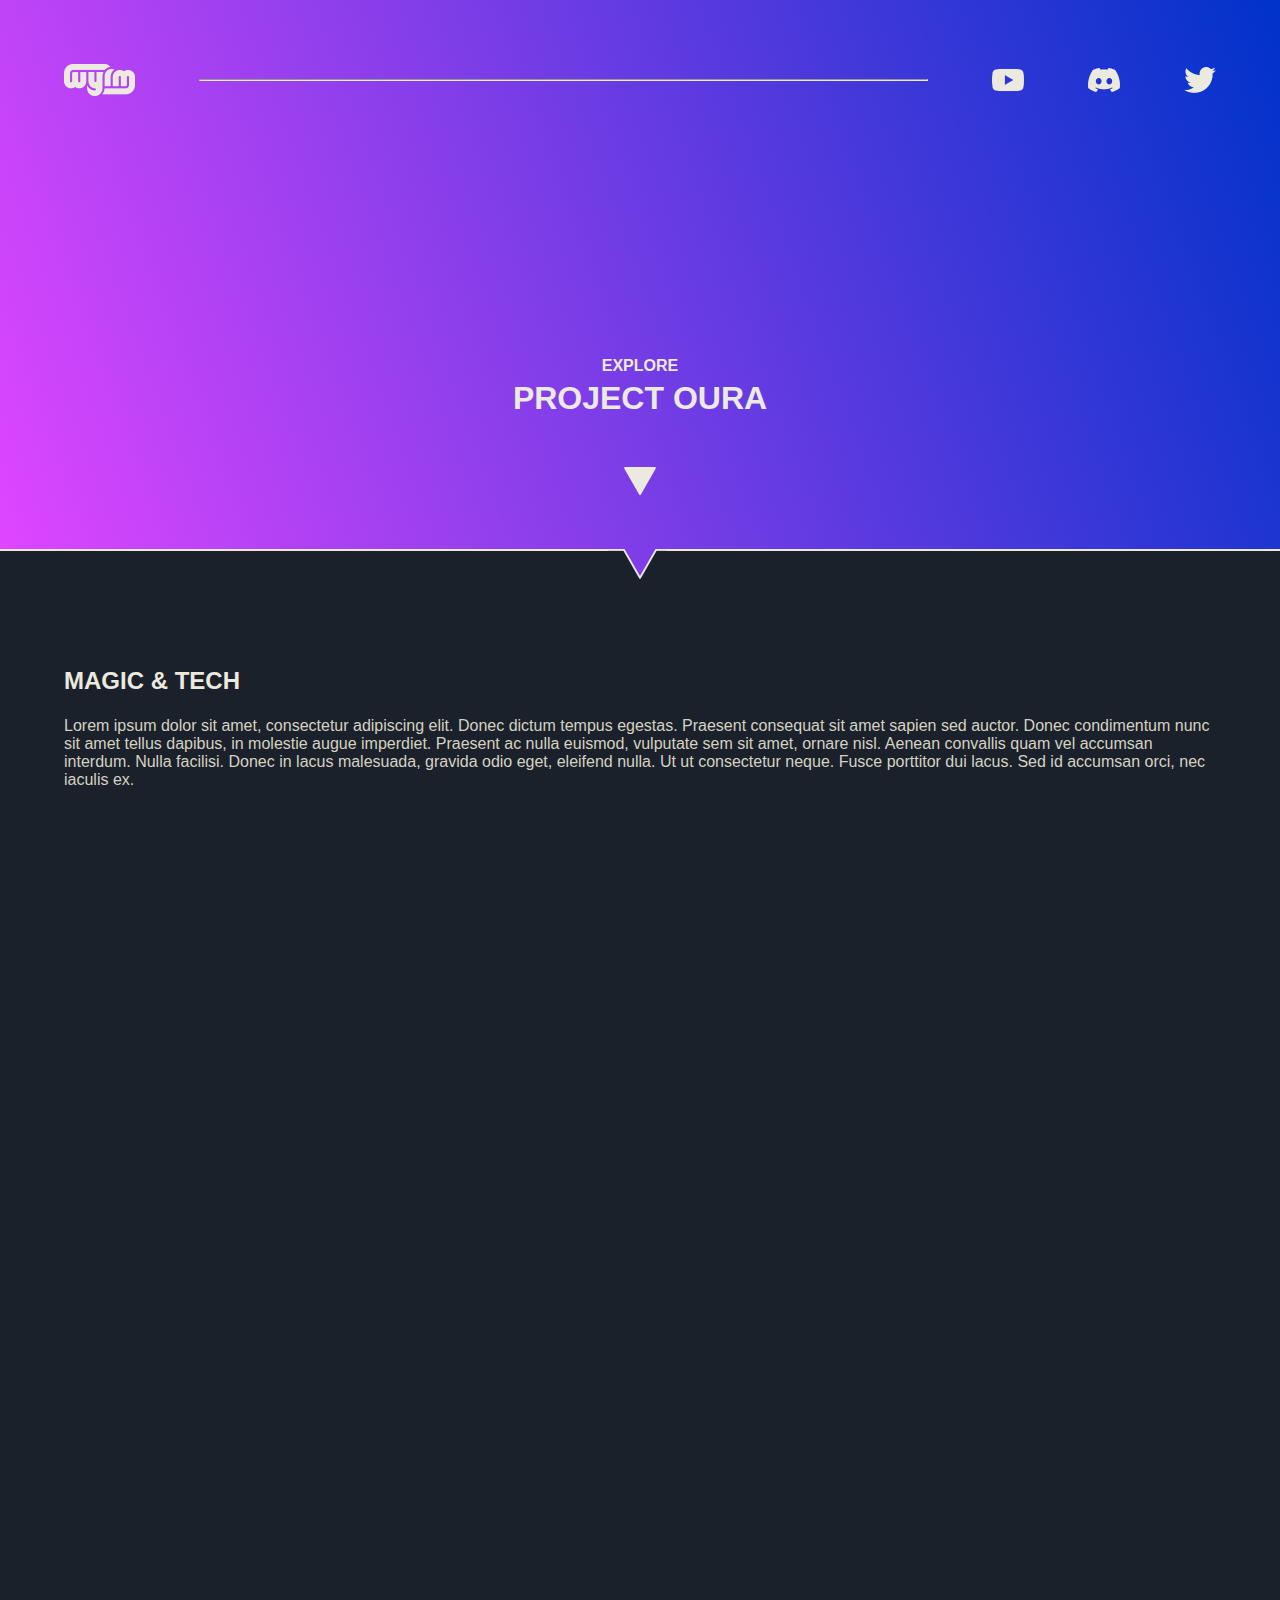
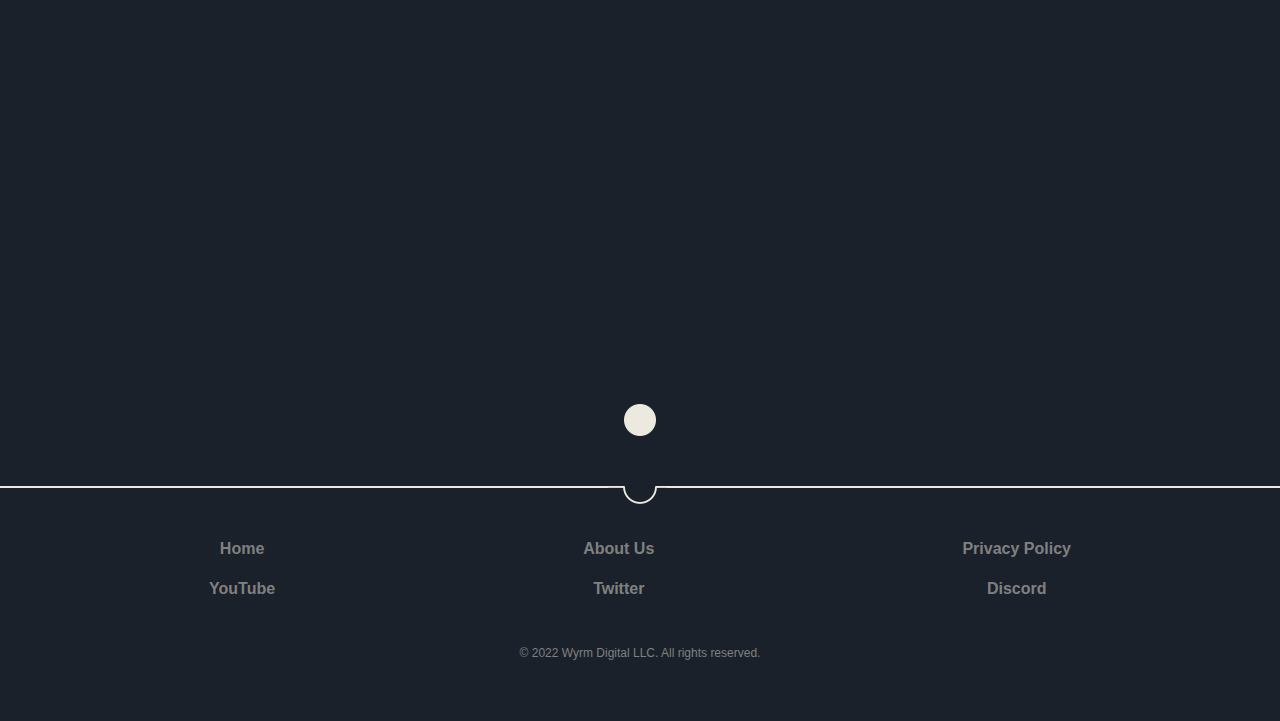
<file: index.html>
<!DOCTYPE html>
<html lang="en">
	<head>
		<meta charset="utf-8">
		<meta name="viewport" content="width=device-width, initial-scale=1">
		<meta name="description" content="Wyrm Digital is an indie game studio founded in 2022 to create awesome games.">
        <meta name="keywords" content="games, video games, indie games, game studio, game publisher, wyrmdigital, wyrm digital, wyrm">
		<meta name="author" content="Wyrm Digital">
		<title>Wyrm Digital</title>
		<link href="./assets/css/shrink.css" rel="stylesheet" type="text/css">
		<!-- <link href="./assets/css/wyrm.css" rel="stylesheet" type="text/css">
		<link href="./assets/css/icon.css" rel="stylesheet" type="text/css">
		<link href="./assets/css/text.css" rel="stylesheet" type="text/css">
		<link href="./assets/css/layout.css" rel="stylesheet" type="text/css"> -->
	</head>

    <body>
        <!-- Header -->
        <header class="block">
            <div class="focus colbox">
                <a href="./index.html" class="icon-wyrm"></a>

                <hr class="margin-auto">

                <a href="https://www.youtube.com/@wyrmdigital" class="icon-youtube"></a>
                <a href="https://discord.gg/Nsj2HtT28r" class="icon-discord"></a>
                <a href="https://twitter.com/WyrmDigital" class="icon-twitter"></a>
            </div>
        </header>

        <!-- Hero -->
        <div class="block hero-gradient rowbox-reverse no-gap no-padding no-margin">
            <div class="colbox no-gap margin-top-25">
                <div class="divider-line"></div>
                <div class="divider-image"></div>
                <div class="divider-line"></div>
            </div>
            <div class="triangle-image center margin-25"></div>
            <div class="center margin-25">
                <h4>EXPLORE</h4>
                <h1 class="no-margin">PROJECT OURA</h1>
            </div>
        </div>



        <!-- Detail -->
        <div class="block glue-bottom" style="margin-top: 25px;">
            <div class="focus">
                <h2>MAGIC & TECH</h2>
                <p>Lorem ipsum dolor sit amet, consectetur adipiscing elit. Donec dictum tempus egestas. Praesent consequat sit amet sapien sed auctor. Donec condimentum nunc sit amet tellus dapibus, in molestie augue imperdiet. Praesent ac nulla euismod, vulputate sem sit amet, ornare nisl. Aenean convallis quam vel accumsan interdum. Nulla facilisi. Donec in lacus malesuada, gravida odio eget, eleifend nulla. Ut ut consectetur neque. Fusce porttitor dui lacus. Sed id accumsan orci, nec iaculis ex.</p>    
            </div>
            <div class="block" style="margin-top: 1000px;"></div>
        </div>



        <!-- Footer-->
        <footer class="block rowbox-reverse no-gap no-padding no-margin">
            <div class="margin-top-25">
                <div class="focus grid">
                    <a href="/" class="footer-link center">Home</a>
                    <a href="/" class="footer-link center">About Us</a>
                    <a href="/privacy.html" class="footer-link center">Privacy Policy</a>
                    <a href="https://www.youtube.com/@wyrmdigital" rel="noreferrer nofollow noopener" target="_blank" class="footer-link center">YouTube</a>
                    <a href="https://twitter.com/WyrmDigital" rel="noreferrer nofollow noopener" target="_blank" class="footer-link center">Twitter</a>
                    <a href="https://discord.gg/Nsj2HtT28r" rel="noreferrer nofollow noopener" target="_blank" class="footer-link center">Discord</a>
                </div>
                <br>
                <p class="fineprint center margin-25">© 2022 Wyrm Digital LLC. All rights reserved.</p>
                <br><br>
            </div>

            <div class="colbox no-gap margin-top-25">
                <div class="divider-line"></div>
                <div class="divider-image-round"></div>
                <div class="divider-line"></div>
            </div>

            <div class="round-image center margin-25"></div>
        </footer>
    </body>
</html>
</file>
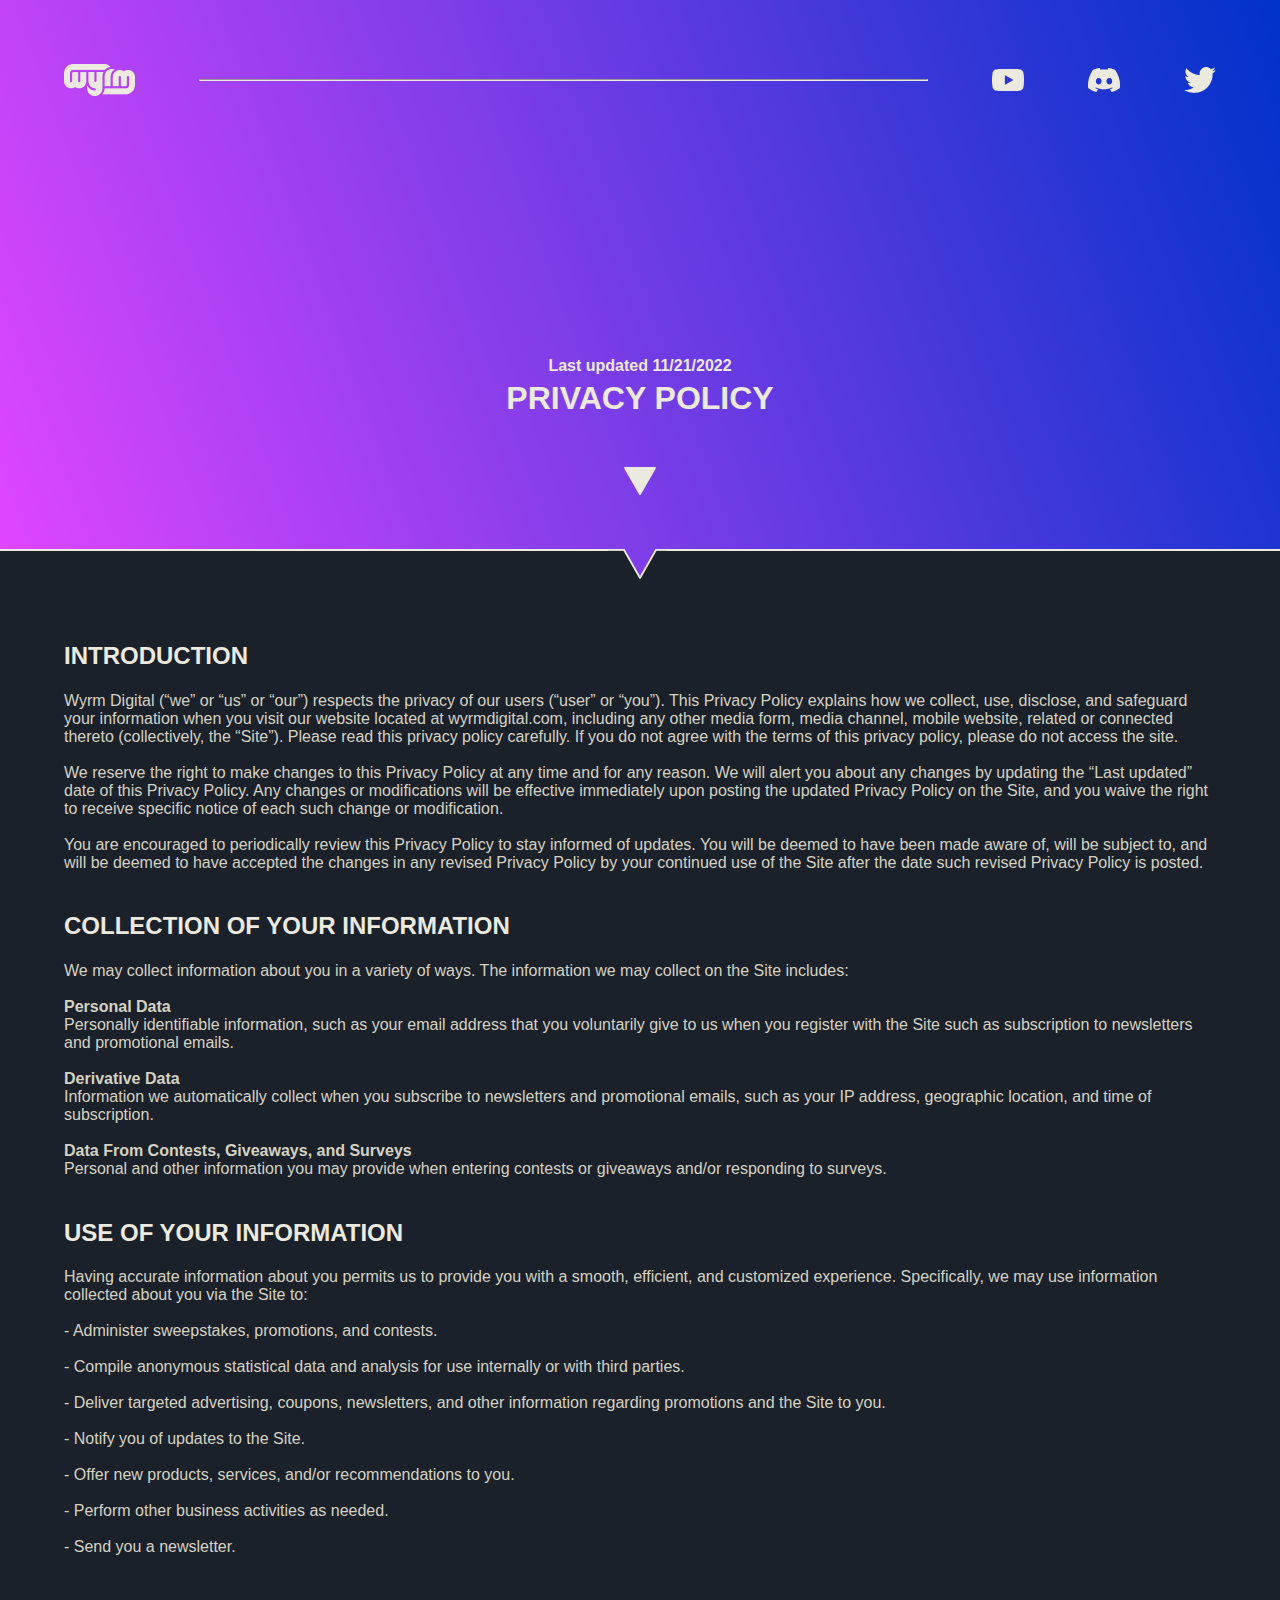
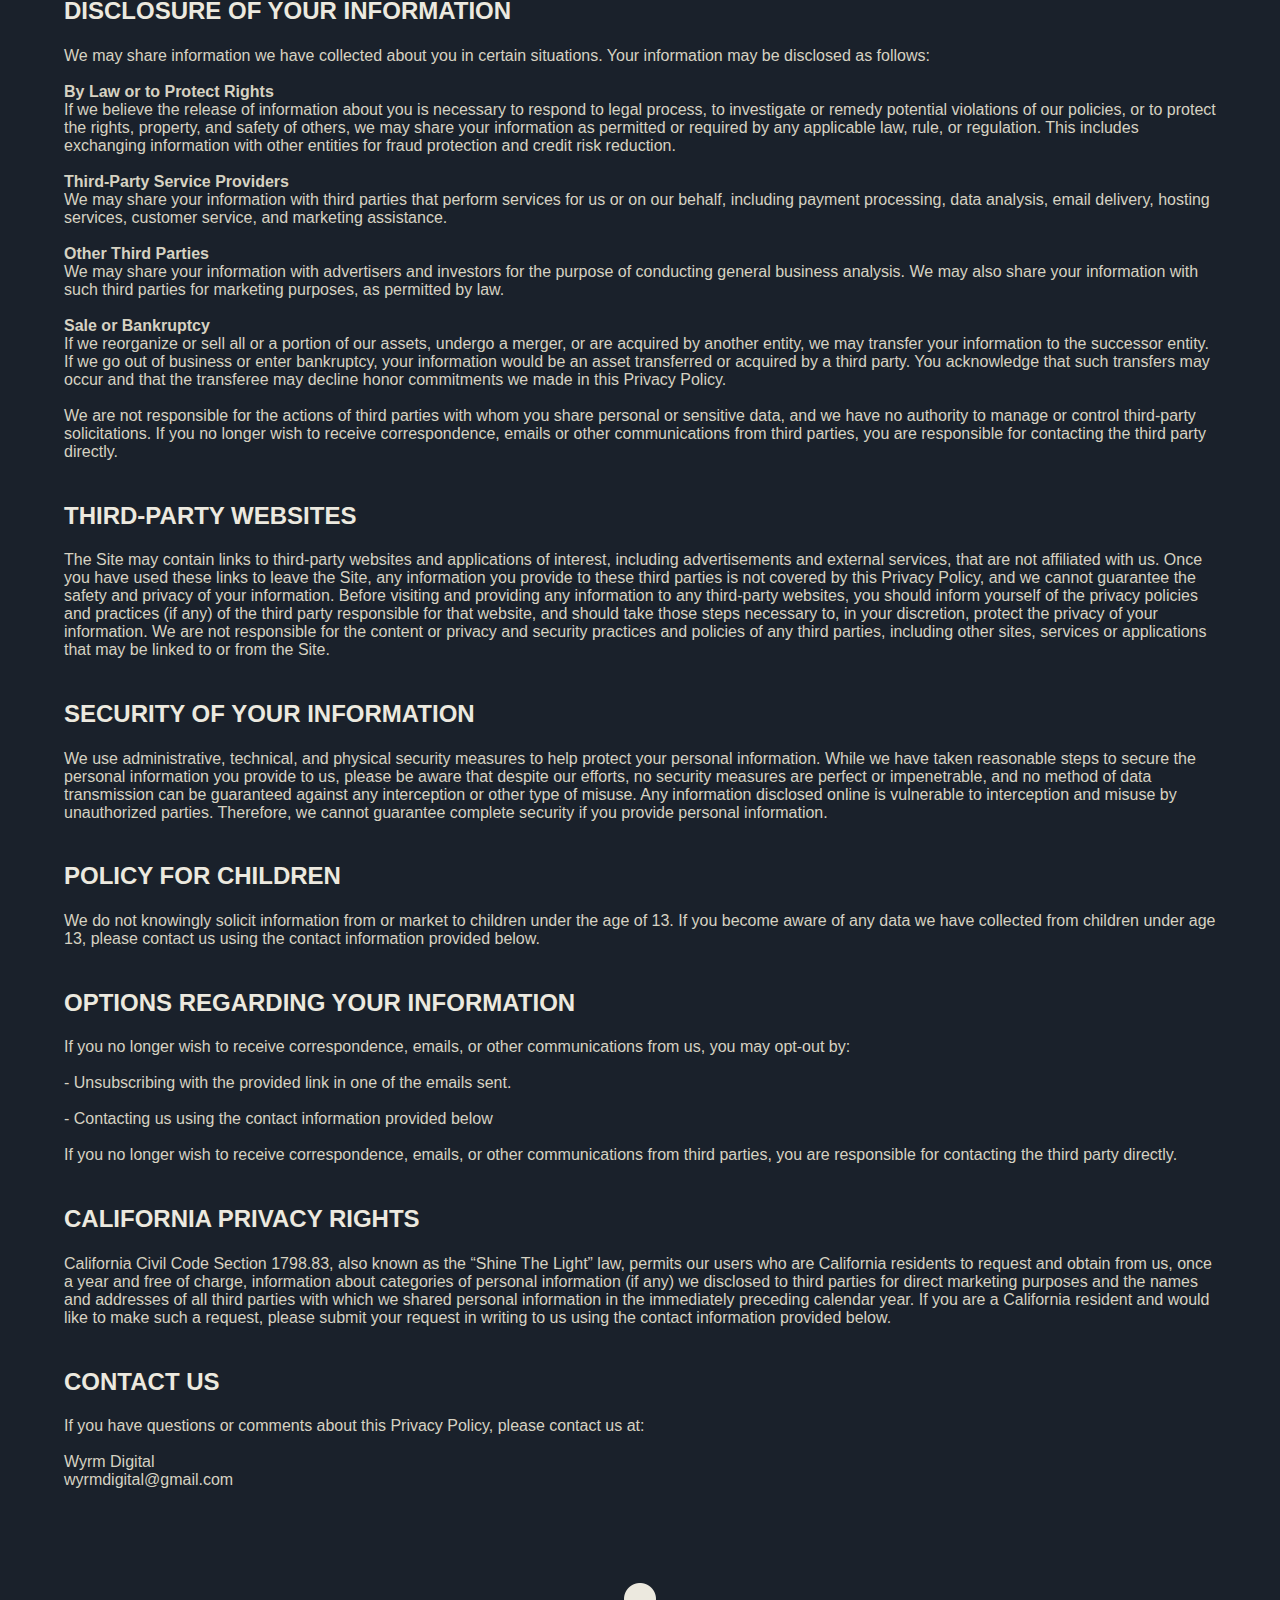
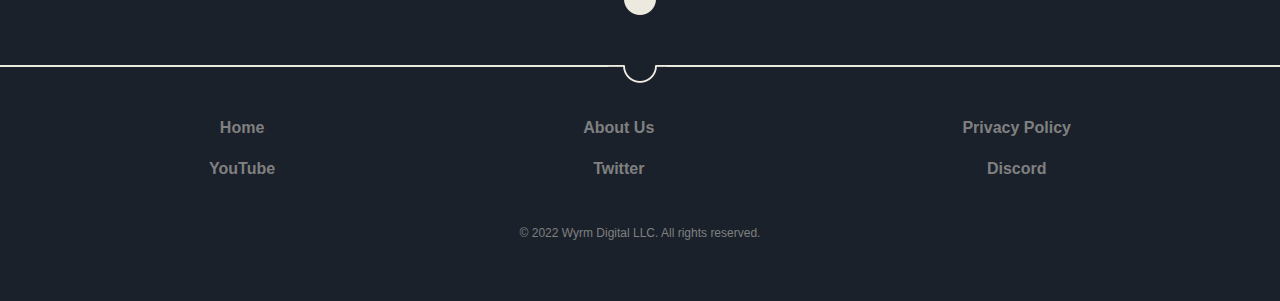
<file: privacy.html>
<!DOCTYPE html>
<html lang="en">
	<head>
		<meta charset="utf-8">
		<meta name="viewport" content="width=device-width, initial-scale=1">
		<meta name="description" content="Wyrm Digital is an indie game studio founded in 2022 to create awesome games.">
        <meta name="keywords" content="games, video games, indie games, game studio, game publisher, wyrmdigital, wyrm digital, wyrm">
		<meta name="author" content="Wyrm Digital">
		<title>Wyrm Digital</title>
		<link href="../assets/css/shrink.css" rel="stylesheet" type="text/css">
	</head>

    <body>
        <!-- Header -->
        <header class="block">
            <div class="focus colbox">
                <a href="./index.html" class="icon-wyrm"></a>

                <hr class="margin-auto">

                <a href="https://www.youtube.com/@wyrmdigital" class="icon-youtube"></a>
                <a href="https://discord.gg/Nsj2HtT28r" class="icon-discord"></a>
                <a href="https://twitter.com/WyrmDigital" class="icon-twitter"></a>
            </div>
        </header>
        
        <!-- Hero -->
        <div class="block hero-gradient rowbox-reverse no-gap no-padding no-margin">
            <div class="colbox no-gap margin-top-25">
                <div class="divider-line"></div>
                <div class="divider-image"></div>
                <div class="divider-line"></div>
            </div>
            <div class="triangle-image center margin-25"></div>
            <div class="center margin-25">
                <h4>Last updated 11/21/2022</h4>
                <h1 class="no-margin">PRIVACY POLICY</h1>
            </div>
        </div>

        <!-- Social Media -->
        <div class="block"> 
                <div class="focus">
                    <h2>INTRODUCTION</h2>
                    <p>
                        Wyrm Digital (“we” or “us” or “our”) respects the privacy of our users (“user” or “you”). This Privacy Policy explains how we collect, use, disclose, and safeguard your information when you visit our website located at wyrmdigital.com, including any other media form, media channel, mobile website, related or connected thereto (collectively, the “Site”). Please read this privacy policy carefully. If you do not agree with the terms of this privacy policy, please do not access the site.
                        <br><br>
                        We reserve the right to make changes to this Privacy Policy at any time and for any reason. We will alert you about any changes by updating the “Last updated” date of this Privacy Policy. Any changes or modifications will be effective immediately upon posting the updated Privacy Policy on the Site, and you waive the right to receive specific notice of each such change or modification.
                        <br><br>
                        You are encouraged to periodically review this Privacy Policy to stay informed of updates. You will be deemed to have been made aware of, will be subject to, and will be deemed to have accepted the changes in any revised Privacy Policy by your continued use of the Site after the date such revised Privacy Policy is posted.
                    </p>

                    <br><br>

                    <h2>COLLECTION OF YOUR INFORMATION</h2>
                    <p>
                        We may collect information about you in a variety of ways. The information we may collect on the Site includes:
                        <br><br>
                        <b>Personal Data</b><br>
                        Personally identifiable information, such as your email address that you voluntarily give to us when you register with the Site such as subscription to newsletters and promotional emails.
                        <br><br>
                        <b>Derivative Data </b><br>
                        Information we automatically collect when you subscribe to newsletters and promotional emails, such as your IP address, geographic location, and time of subscription.
                        <br><br>
                        <b>Data From Contests, Giveaways, and Surveys </b><br>
                        Personal and other information you may provide when entering contests or giveaways and/or responding to surveys.
                    </p>
                    
                    <br><br>

                    <h2>USE OF YOUR INFORMATION</h2>
                    <p >
                        Having accurate information about you permits us to provide you with a smooth, efficient, and customized experience. Specifically, we may use information collected about you via the Site to: 
                        <br><br>
                        - Administer sweepstakes, promotions, and contests. 
                        <br><br>
                        - Compile anonymous statistical data and analysis for use internally or with third parties.
                        <br><br>
                        - Deliver targeted advertising, coupons, newsletters, and other information regarding promotions and the Site to you. 
                        <br><br>
                        - Notify you of updates to the Site.
                        <br><br>
                        - Offer new products, services, and/or recommendations to you.
                        <br><br>
                        - Perform other business activities as needed.
                        <br><br>
                        - Send you a newsletter.
                    </p>

                    <br><br>

                    <h2>DISCLOSURE OF YOUR INFORMATION</h2>
                    <p >
                        We may share information we have collected about you in certain situations. Your information may be disclosed as follows:  
                        <br><br>
                        <b>By Law or to Protect Rights</b><br>
                        If we believe the release of information about you is necessary to respond to legal process, to investigate or remedy potential violations of our policies, or to protect the rights, property, and safety of others, we may share your information as permitted or required by any applicable law, rule, or regulation. This includes exchanging information with other entities for fraud protection and credit risk reduction.
                        <br><br>
                        <b>Third-Party Service Providers </b><br>
                        We may share your information with third parties that perform services for us or on our behalf, including payment processing, data analysis, email delivery, hosting services, customer service, and marketing assistance. 
                        <br><br>
                        <b>Other Third Parties</b><br>
                        We may share your information with advertisers and investors for the purpose of conducting general business analysis. We may also share your information with such third parties for marketing purposes, as permitted by law. 
                        <br><br>
                        <b>Sale or Bankruptcy</b><br>
                        If we reorganize or sell all or a portion of our assets, undergo a merger, or are acquired by another entity, we may transfer your information to the successor entity. If we go out of business or enter bankruptcy, your information would be an asset transferred or acquired by a third party. You acknowledge that such transfers may occur and that the transferee may decline honor commitments we made in this Privacy Policy.
                        <br><br>
                        We are not responsible for the actions of third parties with whom you share personal or sensitive data, and we have no authority to manage or control third-party solicitations. If you no longer wish to receive correspondence, emails or other communications from third parties, you are responsible for contacting the third party directly.
                    </p>

                    <br><br>

                    <h2>THIRD-PARTY WEBSITES</h2>
                    <p >
                        The Site may contain links to third-party websites and applications of interest, including advertisements and external services, that are not affiliated with us. Once you have used these links to leave the Site, any information you provide to these third parties is not covered by this Privacy Policy, and we cannot guarantee the safety and privacy of your information. Before visiting and providing any information to any third-party websites, you should inform yourself of the privacy policies and practices (if any) of the third party responsible for that website, and should take those steps necessary to, in your discretion, protect the privacy of your information. We are not responsible for the content or privacy and security practices and policies of any third parties, including other sites, services or applications that may be linked to or from the Site.
                    </p>

                    <br><br>

                    <h2>SECURITY OF YOUR INFORMATION</h2>
                    <p >
                        We use administrative, technical, and physical security measures to help protect your personal information. While we have taken reasonable steps to secure the personal information you provide to us, please be aware that despite our efforts, no security measures are perfect or impenetrable, and no method of data transmission can be guaranteed against any interception or other type of misuse. Any information disclosed online is vulnerable to interception and misuse by unauthorized parties. Therefore, we cannot guarantee complete security if you provide personal information.
                    </p>

                    <br><br>

                    <h2>POLICY FOR CHILDREN</h2>
                    <p >
                        We do not knowingly solicit information from or market to children under the age of 13. If you become aware of any data we have collected from children under age 13, please contact us using the contact information provided below. 
                    </p>

                    <br><br>

                    <h2>OPTIONS REGARDING YOUR INFORMATION</h2>
                    <p >
                        If you no longer wish to receive correspondence, emails, or other communications from us, you may opt-out by:
                        <br><br>
                        - Unsubscribing with the provided link in one of the emails sent.
                        <br><br>
                        - Contacting us using the contact information provided below
                        <br><br>
                        If you no longer wish to receive correspondence, emails, or other communications from third parties, you are responsible for contacting the third party directly. 
                    </p>

                    <br><br>

                    <h2>CALIFORNIA PRIVACY RIGHTS</h2>
                    <p >
                        California Civil Code Section 1798.83, also known as the “Shine The Light” law, permits our users who are California residents to request and obtain from us, once a year and free of charge, information about categories of personal information (if any) we disclosed to third parties for direct marketing purposes and the names and addresses of all third parties with which we shared personal information in the immediately preceding calendar year. If you are a California resident and would like to make such a request, please submit your request in writing to us using the contact information provided below.
                    </p>

                    <br><br>
                    
                    <h2>CONTACT US</h2>
                    <p >
                        If you have questions or comments about this Privacy Policy, please contact us at:
                        <br><br>
                        Wyrm Digital
                        <br>
                        wyrmdigital@gmail.com    
                    </p>        
                </div>   
        </div>

        <!-- Footer-->
        <footer class="block rowbox-reverse no-gap no-padding no-margin">
            <div class="margin-top-25">
                <div class="focus grid">
                    <a href="/" class="footer-link center">Home</a>
                    <a href="/" class="footer-link center">About Us</a>
                    <a href="/privacy.html" class="footer-link center">Privacy Policy</a>
                    <a href="https://www.youtube.com/@wyrmdigital" rel="noreferrer nofollow noopener" target="_blank" class="footer-link center">YouTube</a>
                    <a href="https://twitter.com/WyrmDigital" rel="noreferrer nofollow noopener" target="_blank" class="footer-link center">Twitter</a>
                    <a href="https://discord.gg/Nsj2HtT28r" rel="noreferrer nofollow noopener" target="_blank" class="footer-link center">Discord</a>
                </div>
                <br>
                <p class="fineprint center margin-25">© 2022 Wyrm Digital LLC. All rights reserved.</p>
                <br><br>
            </div>

            <div class="colbox no-gap margin-top-25">
                <div class="divider-line"></div>
                <div class="divider-image-round"></div>
                <div class="divider-line"></div>
            </div>

            <div class="round-image center margin-25"></div>
        </footer>
    </body>
</html>
</file>
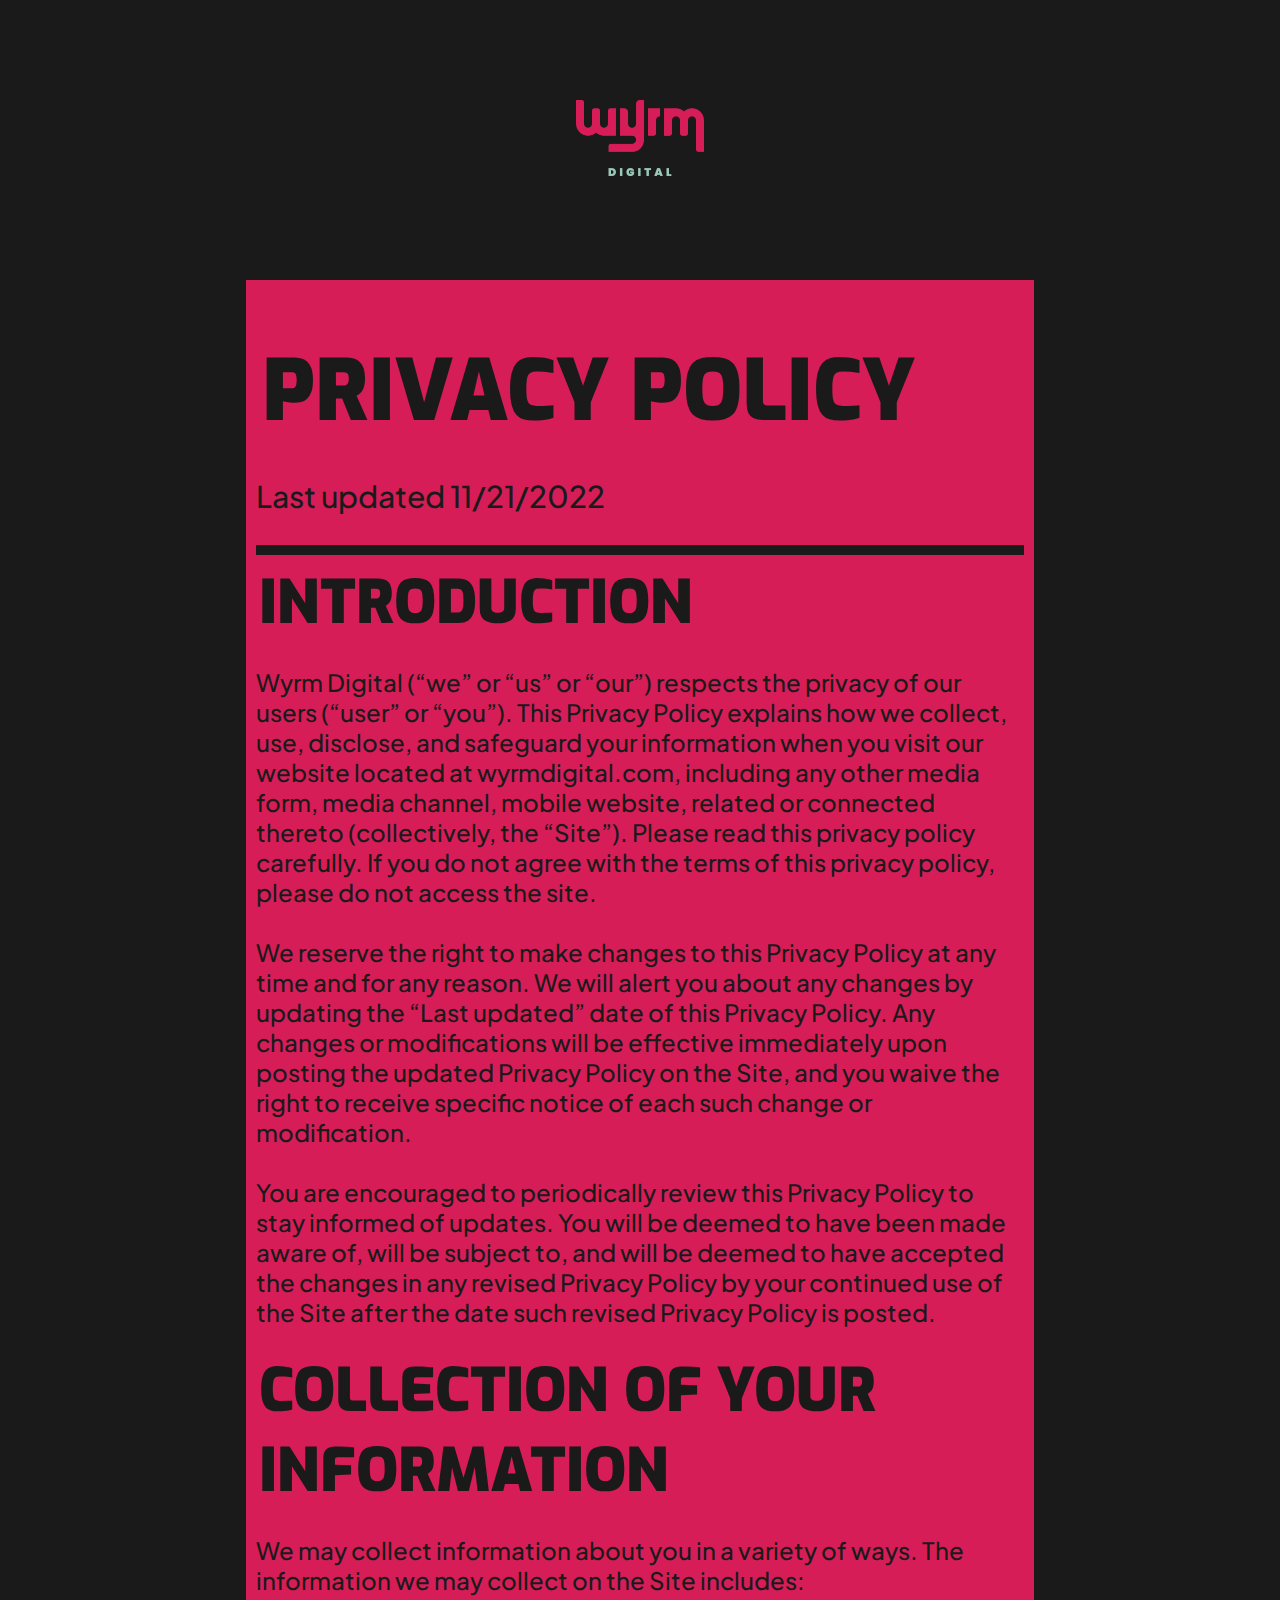
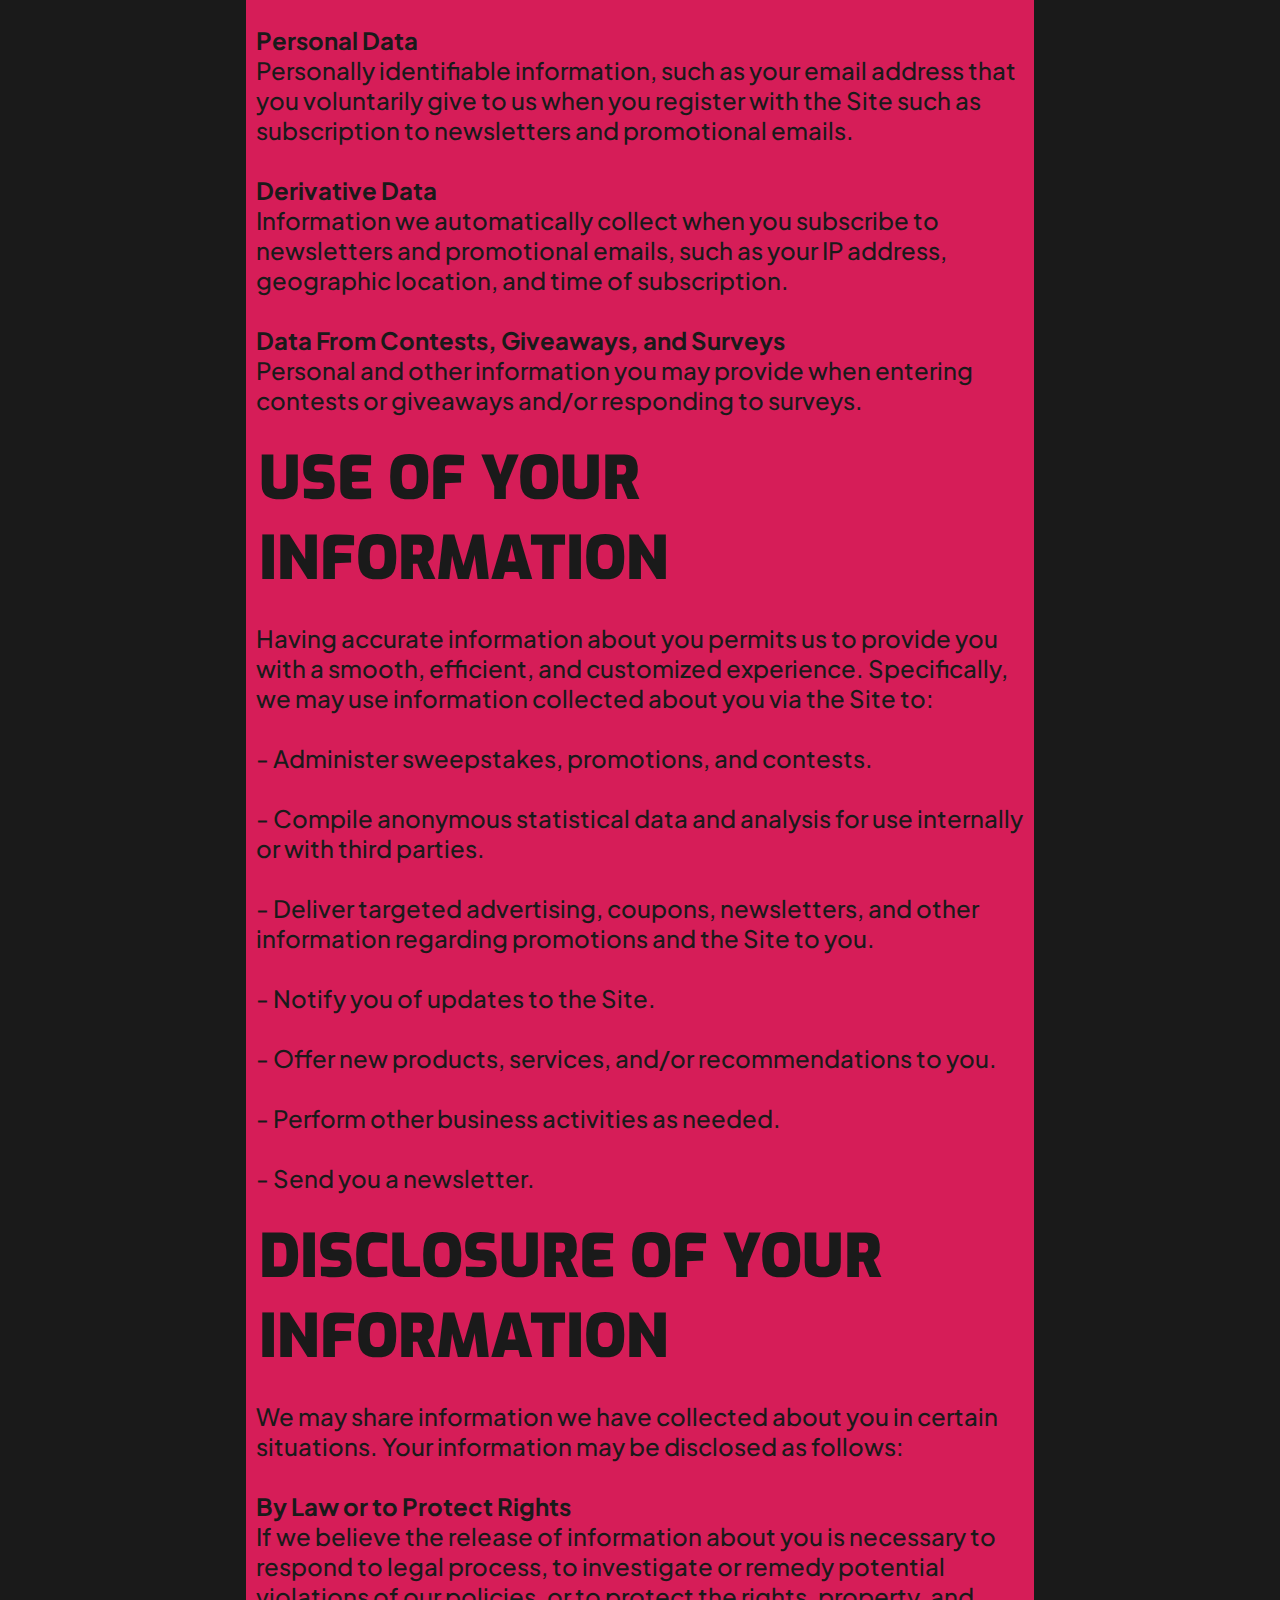
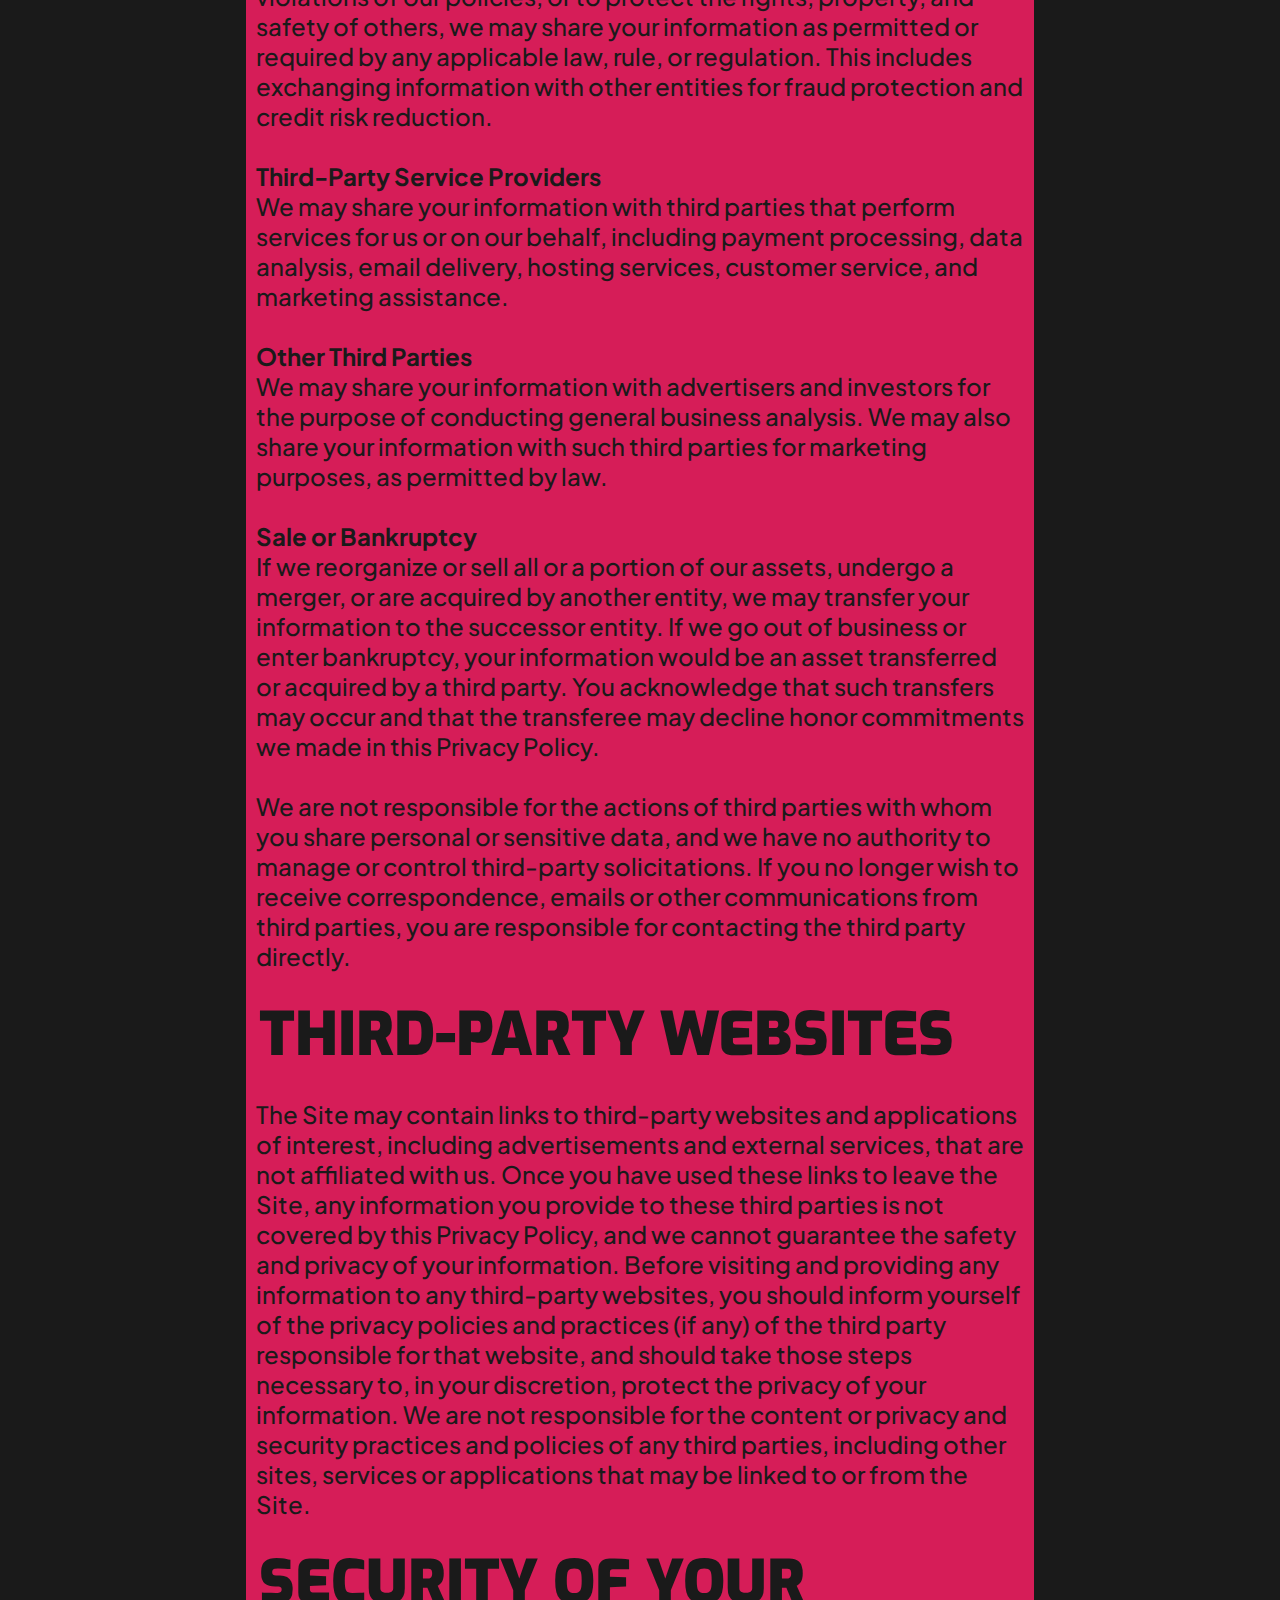
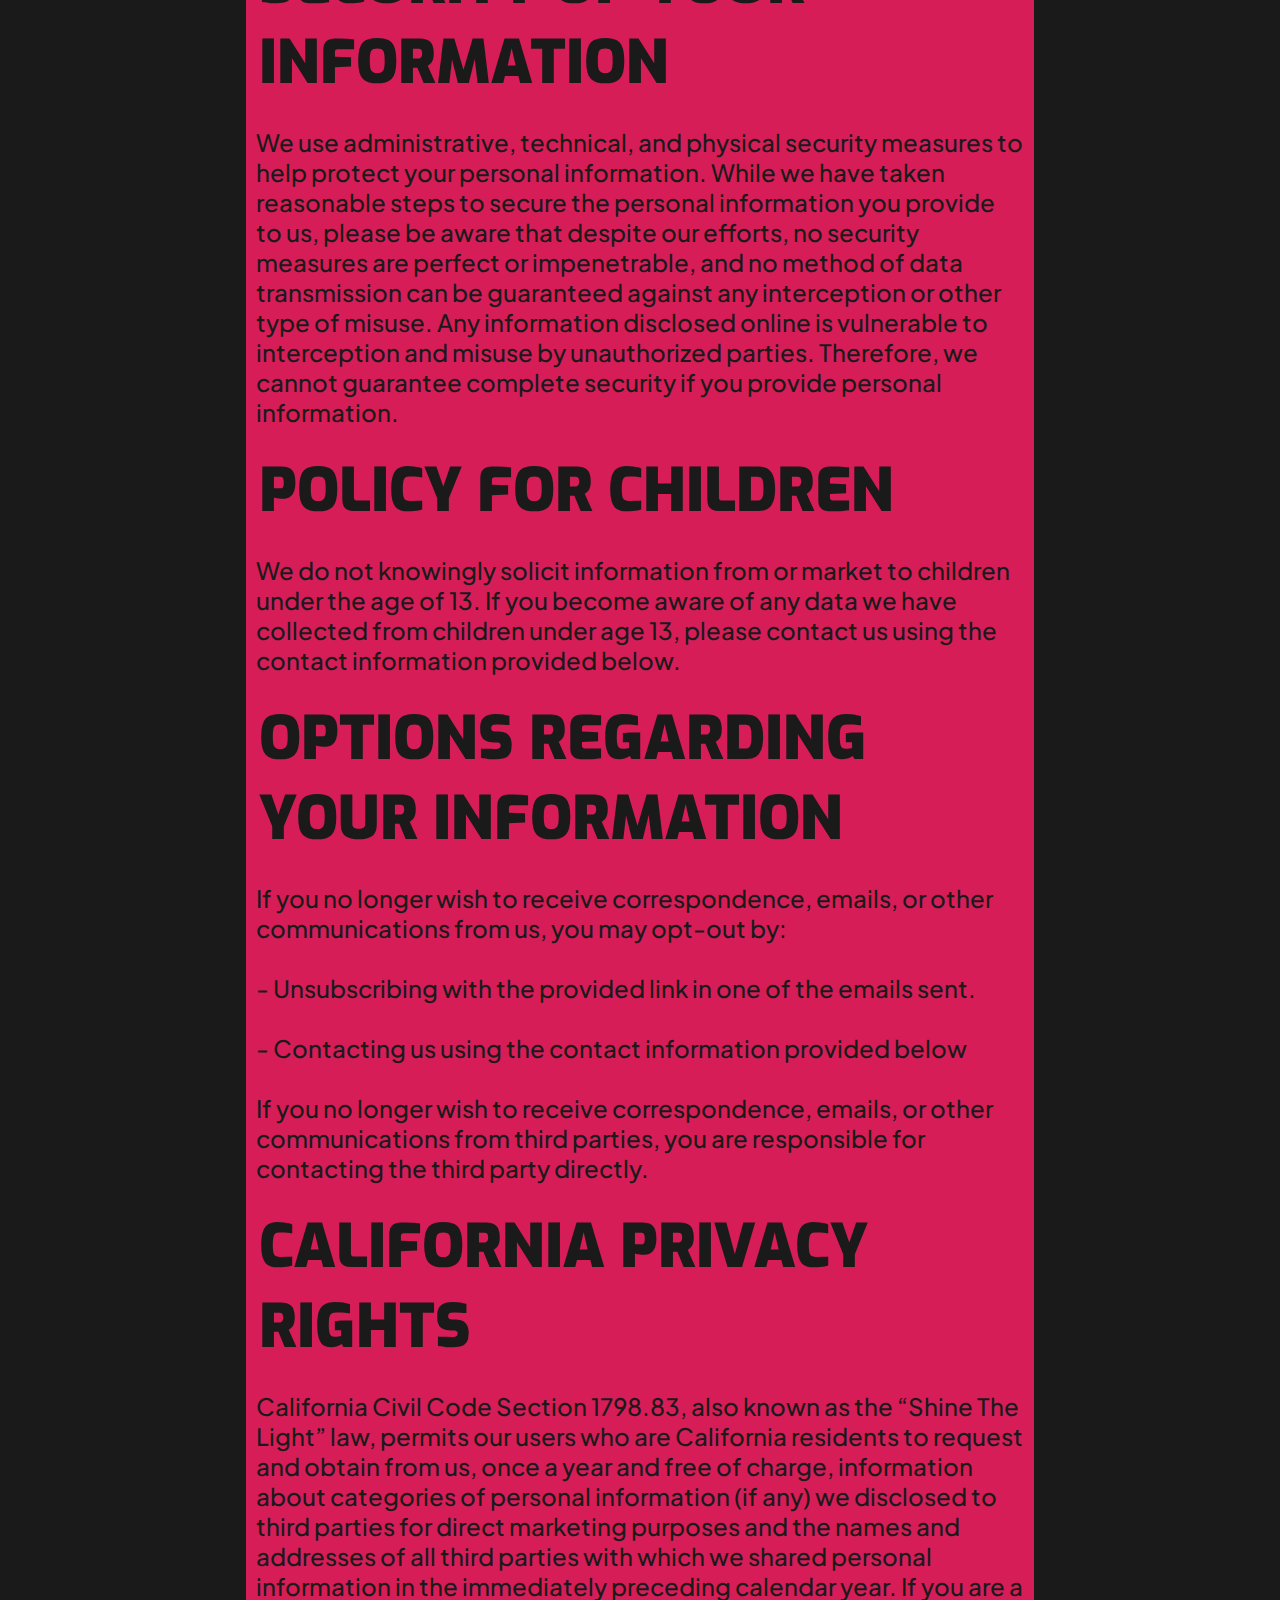
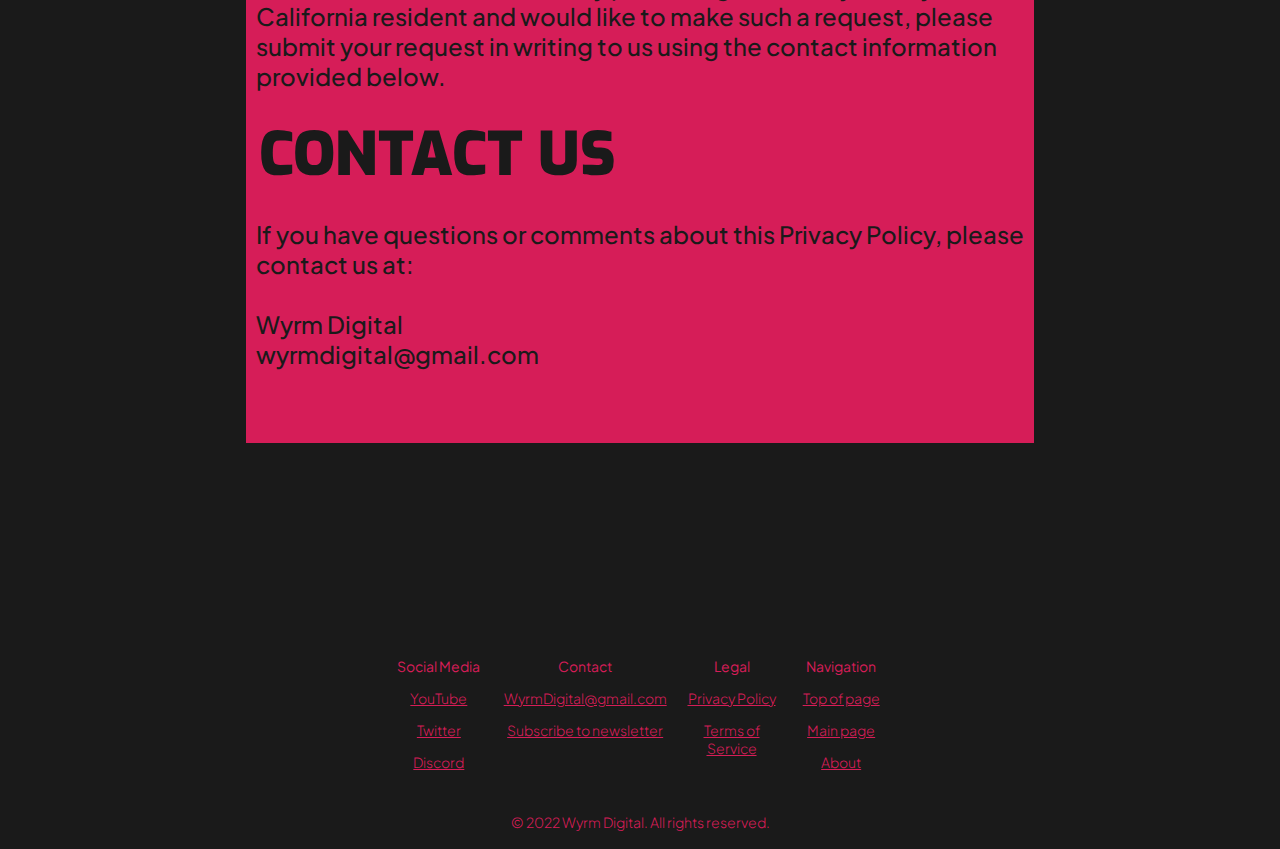
<file: pages/privacy.html>
<!DOCTYPE html>
<html lang="en">
	<head>
		<meta charset="utf-8">
		<meta name="viewport" content="width=device-width, initial-scale=1">
		<meta name="description" content="Wyrm Digital is an indie game studio founded in 2022 to create awesome games.">
        <meta name="keywords" content="games, video games, indie games, game studio, game publisher">
		<meta name="author" content="Wyrm Digital">
		<title>Wyrm Digital</title>
		<link href="../../assets/theme.css" rel="stylesheet">
	</head>

    <body>
        <!-- Header -->
        <div class="strip" id="header">
            <div class="center pad-t100">
                <a href="../../index.html"><img src="../../assets/images/wyrmdigital_logo_transparent_rectangle.png" class="logo"></a>
            </div>
        </div>

        <div class="pad-v50"></div>
        
        <!-- Social Media -->
        <div class="strip"> 
                <div class="pad-10 pad-v50 bgcolor-ac focus color-ws">
                    <h1>PRIVACY POLICY</h1>
                    <p>Last updated 11/21/2022</p>
                    <hr style="background-color: #1A1A1A; border: none; height: 10px;">

                    <h2>INTRODUCTION</h2>
                    <p class="p2">
                        Wyrm Digital (“we” or “us” or “our”) respects the privacy of our users (“user” or “you”). This Privacy Policy explains how we collect, use, disclose, and safeguard your information when you visit our website located at wyrmdigital.com, including any other media form, media channel, mobile website, related or connected thereto (collectively, the “Site”). Please read this privacy policy carefully. If you do not agree with the terms of this privacy policy, please do not access the site.
                        <br><br>
                        We reserve the right to make changes to this Privacy Policy at any time and for any reason. We will alert you about any changes by updating the “Last updated” date of this Privacy Policy. Any changes or modifications will be effective immediately upon posting the updated Privacy Policy on the Site, and you waive the right to receive specific notice of each such change or modification.
                        <br><br>
                        You are encouraged to periodically review this Privacy Policy to stay informed of updates. You will be deemed to have been made aware of, will be subject to, and will be deemed to have accepted the changes in any revised Privacy Policy by your continued use of the Site after the date such revised Privacy Policy is posted.
                    </p>

                    <h2>COLLECTION OF YOUR INFORMATION</h2>
                    <p class="p2">
                        We may collect information about you in a variety of ways. The information we may collect on the Site includes:
                        <br><br>
                        <b>Personal Data</b><br>
                        Personally identifiable information, such as your email address that you voluntarily give to us when you register with the Site such as subscription to newsletters and promotional emails.
                        <br><br>
                        <b>Derivative Data </b><br>
                        Information we automatically collect when you subscribe to newsletters and promotional emails, such as your IP address, geographic location, and time of subscription.
                        <br><br>
                        <b>Data From Contests, Giveaways, and Surveys </b><br>
                        Personal and other information you may provide when entering contests or giveaways and/or responding to surveys.
                    </p>
                    
                    <h2>USE OF YOUR INFORMATION</h2>
                    <p class="p2">
                        Having accurate information about you permits us to provide you with a smooth, efficient, and customized experience. Specifically, we may use information collected about you via the Site to: 
                        <br><br>
                        - Administer sweepstakes, promotions, and contests. 
                        <br><br>
                        - Compile anonymous statistical data and analysis for use internally or with third parties.
                        <br><br>
                        - Deliver targeted advertising, coupons, newsletters, and other information regarding promotions and the Site to you. 
                        <br><br>
                        - Notify you of updates to the Site.
                        <br><br>
                        - Offer new products, services, and/or recommendations to you.
                        <br><br>
                        - Perform other business activities as needed.
                        <br><br>
                        - Send you a newsletter.
                    </p>

                    <h2>DISCLOSURE OF YOUR INFORMATION</h2>
                    <p class="p2">
                        We may share information we have collected about you in certain situations. Your information may be disclosed as follows:  
                        <br><br>
                        <b>By Law or to Protect Rights</b><br>
                        If we believe the release of information about you is necessary to respond to legal process, to investigate or remedy potential violations of our policies, or to protect the rights, property, and safety of others, we may share your information as permitted or required by any applicable law, rule, or regulation. This includes exchanging information with other entities for fraud protection and credit risk reduction.
                        <br><br>
                        <b>Third-Party Service Providers </b><br>
                        We may share your information with third parties that perform services for us or on our behalf, including payment processing, data analysis, email delivery, hosting services, customer service, and marketing assistance. 
                        <br><br>
                        <b>Other Third Parties</b><br>
                        We may share your information with advertisers and investors for the purpose of conducting general business analysis. We may also share your information with such third parties for marketing purposes, as permitted by law. 
                        <br><br>
                        <b>Sale or Bankruptcy</b><br>
                        If we reorganize or sell all or a portion of our assets, undergo a merger, or are acquired by another entity, we may transfer your information to the successor entity. If we go out of business or enter bankruptcy, your information would be an asset transferred or acquired by a third party. You acknowledge that such transfers may occur and that the transferee may decline honor commitments we made in this Privacy Policy.
                        <br><br>
                        We are not responsible for the actions of third parties with whom you share personal or sensitive data, and we have no authority to manage or control third-party solicitations. If you no longer wish to receive correspondence, emails or other communications from third parties, you are responsible for contacting the third party directly.
                    </p>

                    <h2>THIRD-PARTY WEBSITES</h2>
                    <p class="p2">
                        The Site may contain links to third-party websites and applications of interest, including advertisements and external services, that are not affiliated with us. Once you have used these links to leave the Site, any information you provide to these third parties is not covered by this Privacy Policy, and we cannot guarantee the safety and privacy of your information. Before visiting and providing any information to any third-party websites, you should inform yourself of the privacy policies and practices (if any) of the third party responsible for that website, and should take those steps necessary to, in your discretion, protect the privacy of your information. We are not responsible for the content or privacy and security practices and policies of any third parties, including other sites, services or applications that may be linked to or from the Site.
                    </p>

                    <h2>SECURITY OF YOUR INFORMATION</h2>
                    <p class="p2">
                        We use administrative, technical, and physical security measures to help protect your personal information. While we have taken reasonable steps to secure the personal information you provide to us, please be aware that despite our efforts, no security measures are perfect or impenetrable, and no method of data transmission can be guaranteed against any interception or other type of misuse. Any information disclosed online is vulnerable to interception and misuse by unauthorized parties. Therefore, we cannot guarantee complete security if you provide personal information.
                    </p>

                    <h2>POLICY FOR CHILDREN</h2>
                    <p class="p2">
                        We do not knowingly solicit information from or market to children under the age of 13. If you become aware of any data we have collected from children under age 13, please contact us using the contact information provided below. 
                    </p>

                    <h2>OPTIONS REGARDING YOUR INFORMATION</h2>
                    <p class="p2">
                        If you no longer wish to receive correspondence, emails, or other communications from us, you may opt-out by:
                        <br><br>
                        - Unsubscribing with the provided link in one of the emails sent.
                        <br><br>
                        - Contacting us using the contact information provided below
                        <br><br>
                        If you no longer wish to receive correspondence, emails, or other communications from third parties, you are responsible for contacting the third party directly. 
                    </p>

                    <h2>CALIFORNIA PRIVACY RIGHTS</h2>
                    <p class="p2">
                        California Civil Code Section 1798.83, also known as the “Shine The Light” law, permits our users who are California residents to request and obtain from us, once a year and free of charge, information about categories of personal information (if any) we disclosed to third parties for direct marketing purposes and the names and addresses of all third parties with which we shared personal information in the immediately preceding calendar year. If you are a California resident and would like to make such a request, please submit your request in writing to us using the contact information provided below.
                    </p>

                    <h2>CONTACT US</h2>
                    <p class="p2">
                        If you have questions or comments about this Privacy Policy, please contact us at:
                        <br><br>
                        Wyrm Digital
                        <br>
                        wyrmdigital@gmail.com    
                    </p>        
                </div>   
        </div>

        <div class="pad-v100"></div>

    <!-- Footer -->
    <footer class="strip">
        <div class="row focus-more">
            <div class="column">
                <div class="center color-ac">
                    <p class="p3 left"><b>Social Media</b></p>
                    <p class="p3 left"><a href="https://www.youtube.com/@wyrmdigital" target="_blank" rel="noopener noreferrer" class="button color-ac">YouTube</a></p>
                    <p class="p3 left"><a href="https://twitter.com/WyrmDigital" target="_blank" rel="noopener noreferrer" class="button  color-ac">Twitter</a></p>
                    <p class="p3 left"><a href="https://discord.gg/Nsj2HtT28r" target="_blank" rel="noopener noreferrer" class="button  color-ac">Discord</a></p>
                </div>
            </div>
            <div class="column">
                <div class="center color-ac">
                    <p class="p3 left"><b>Contact</b></p>
                    <p class="p3 left"><a href="mailto:wyrmdigital@gmail.com" target="_blank" rel="noopener noreferrer" class="button color-ac">WyrmDigital@gmail.com</a></p>
                    <p class="p3 left"><a href="../forms/newsletter.html" target="_blank" rel="noopener noreferrer" class="button color-ac">Subscribe to newsletter</a></p>
                </div>
            </div>
            <div class="column">
                <div class="center color-ac">
                    <p class="p3 left"><b>Legal</b></p>
                    <p class="p3 left"><a href="" class="button color-ac">Privacy Policy</a></p>
                    <p class="p3 left"><a href="" class="button color-ac">Terms of Service</a></p>
                </div>
            </div>
            <div class="column">
                <div class="center color-ac">
                    <p class="p3 left"><b>Navigation</b></p>
                    <p class="p3 left"><a href="#header" class="button color-ac">Top of page</a></p>
                    <p class="p3 left"><a href="../../index.html" class="button color-ac">Main page</a></p>
                    <p class="p3 left"><a href="" class="button color-ac">About</a></p>
                </div>
            </div>
        </div>

        <br>
        <p class="p3 pad-t10 center color-ac">© 2022 Wyrm Digital. All rights reserved.</p>
        <br>
    </footer>
</html>
</file>
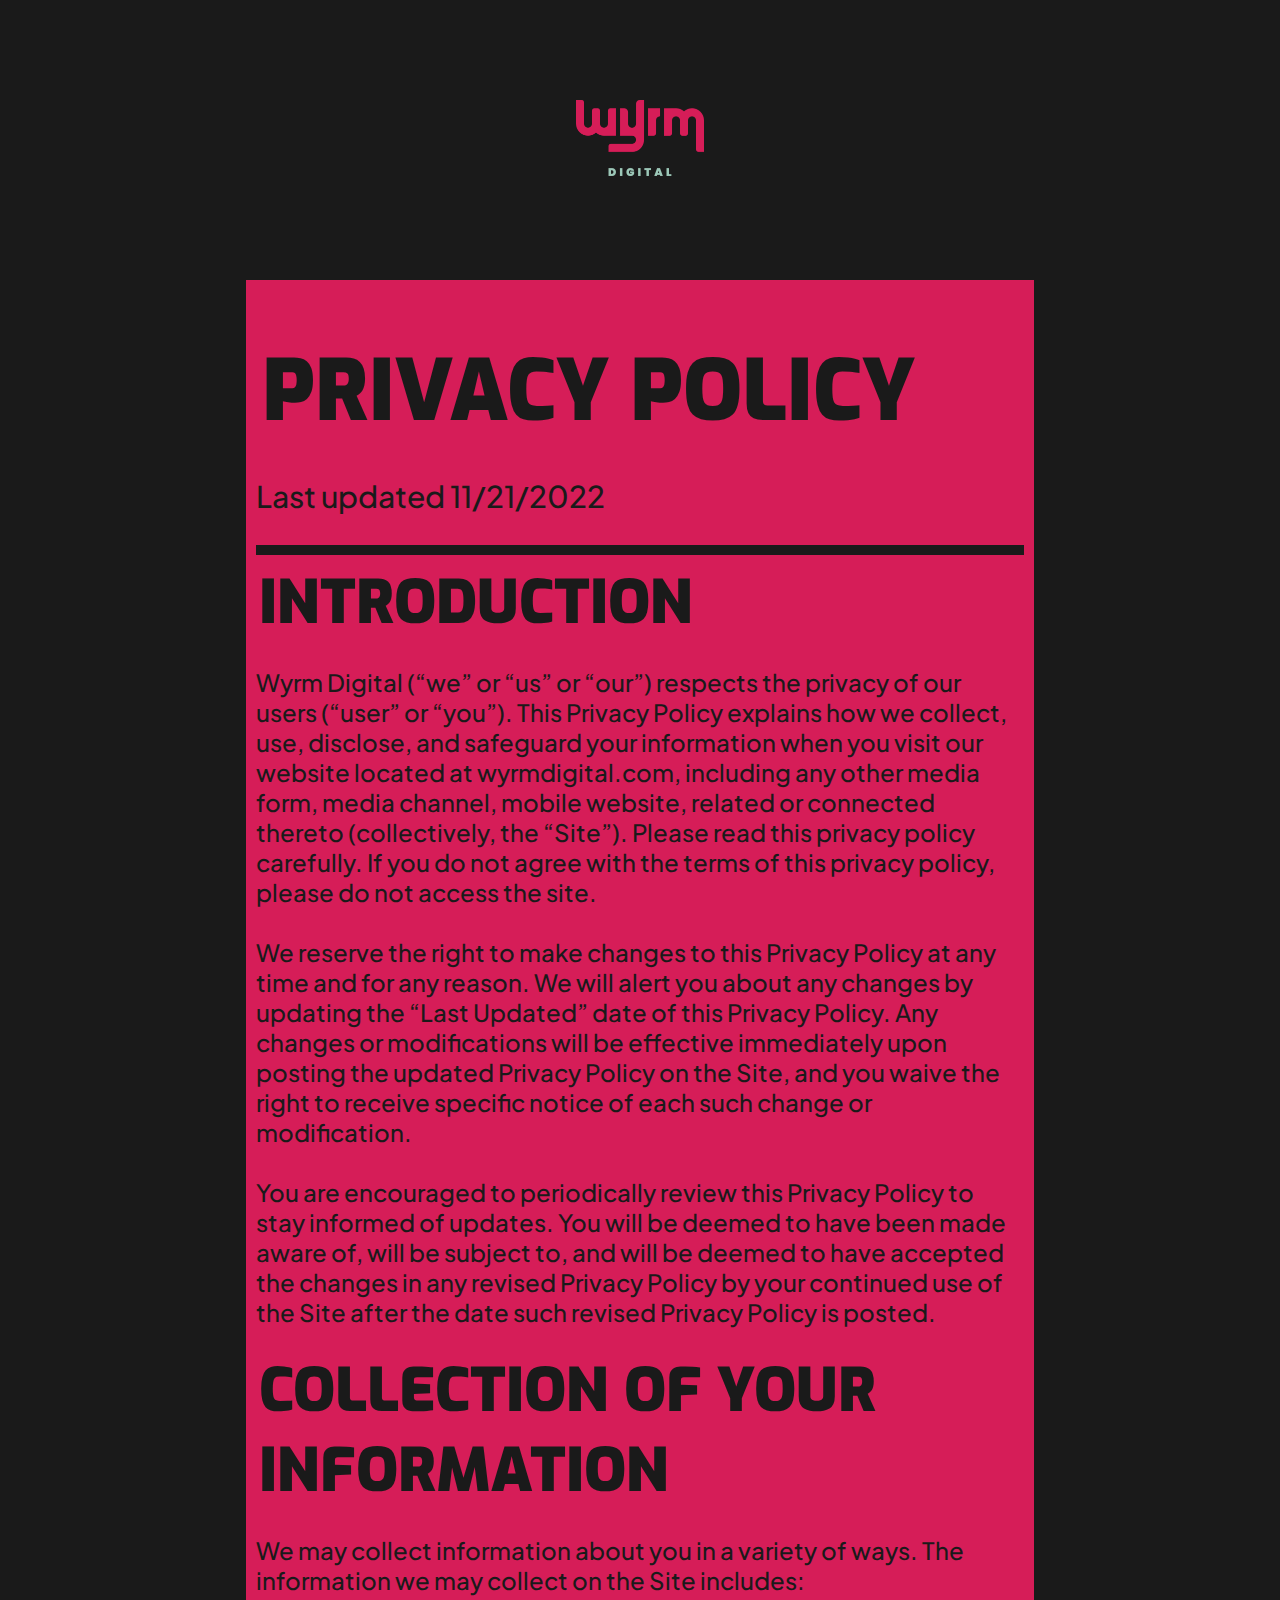
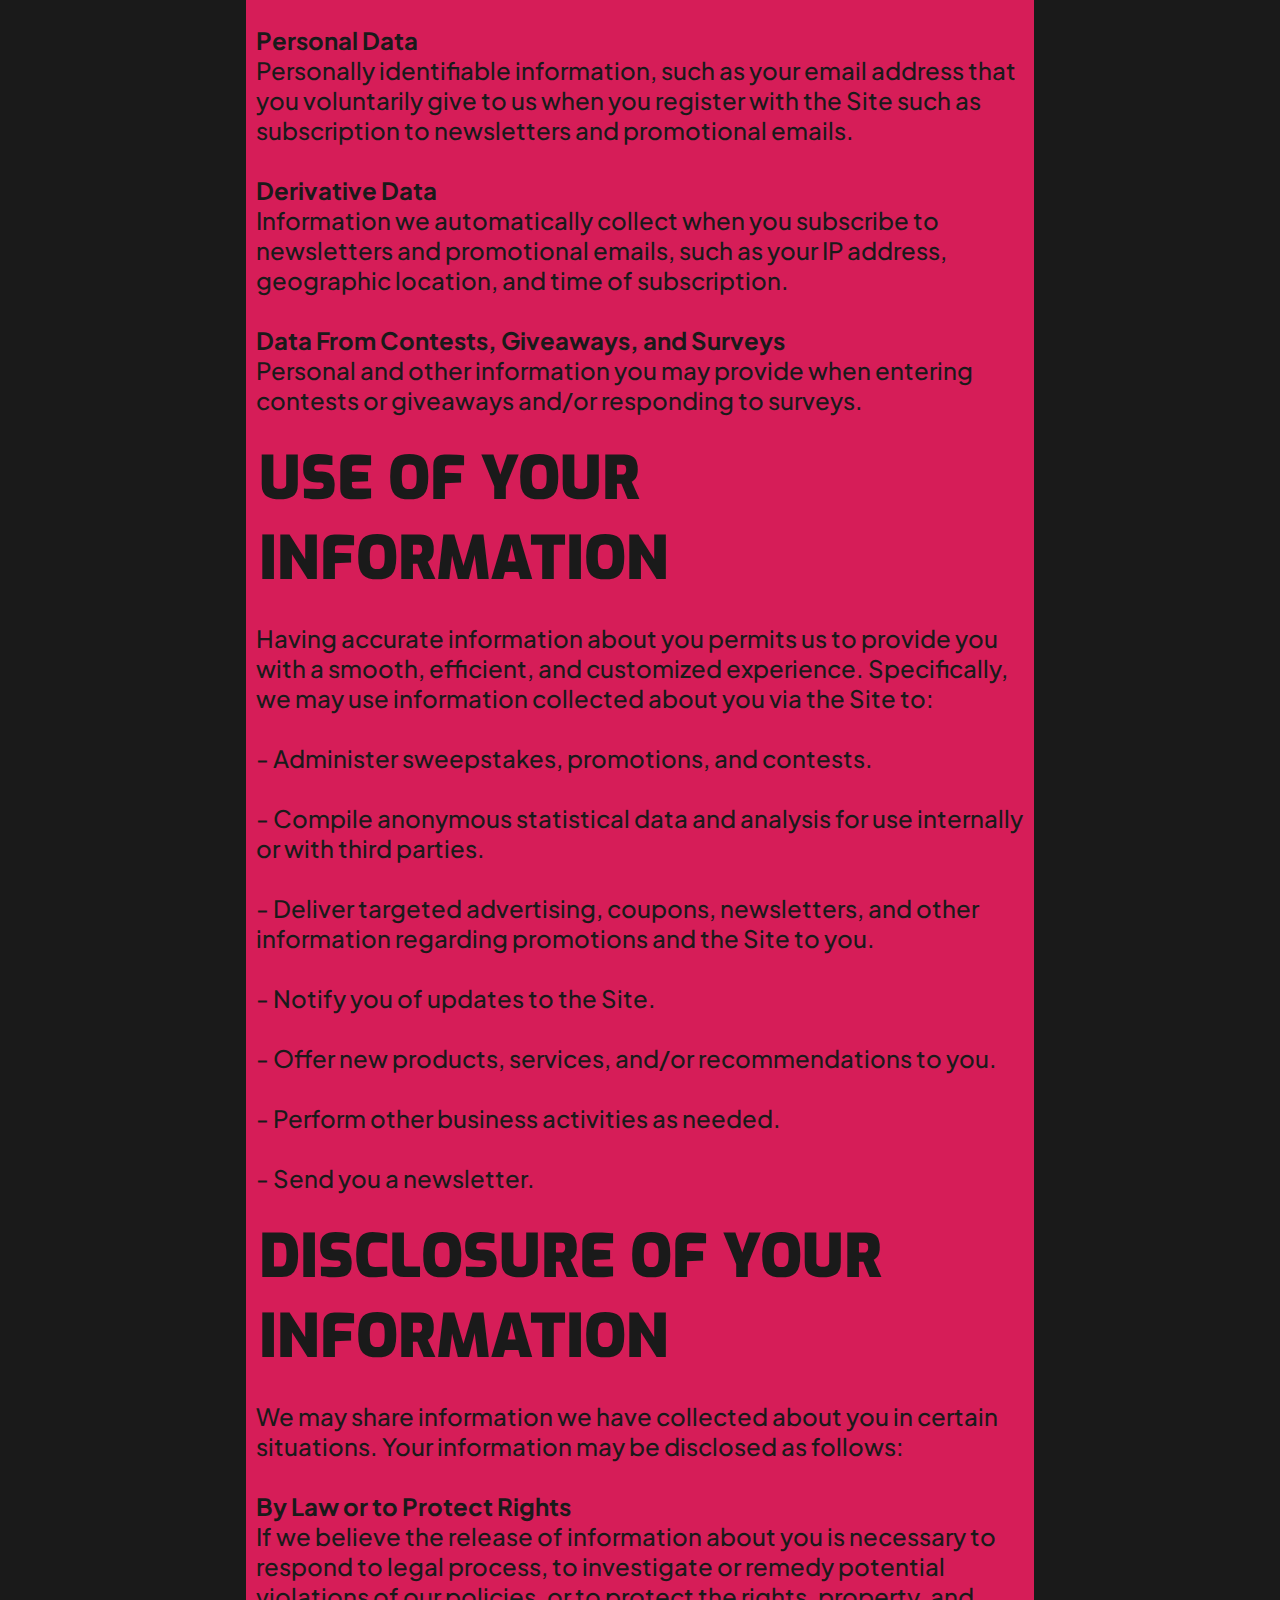
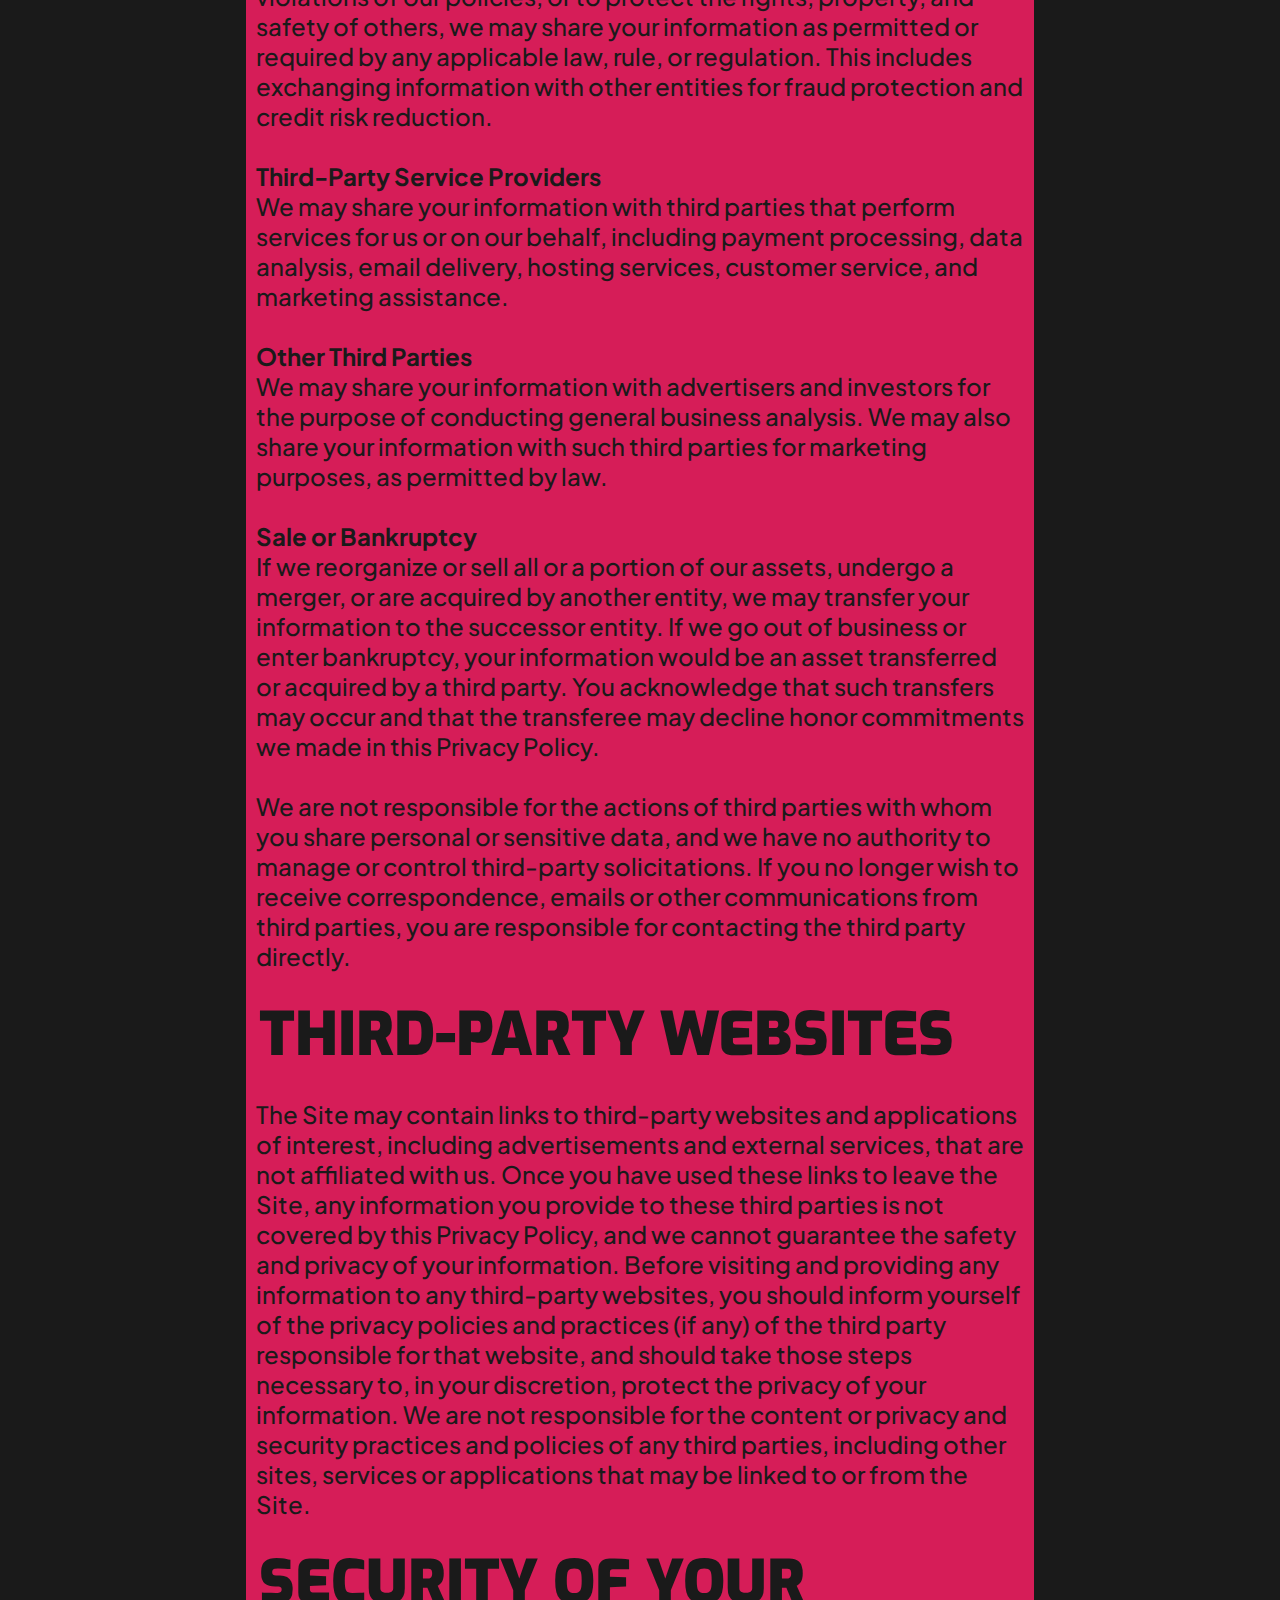
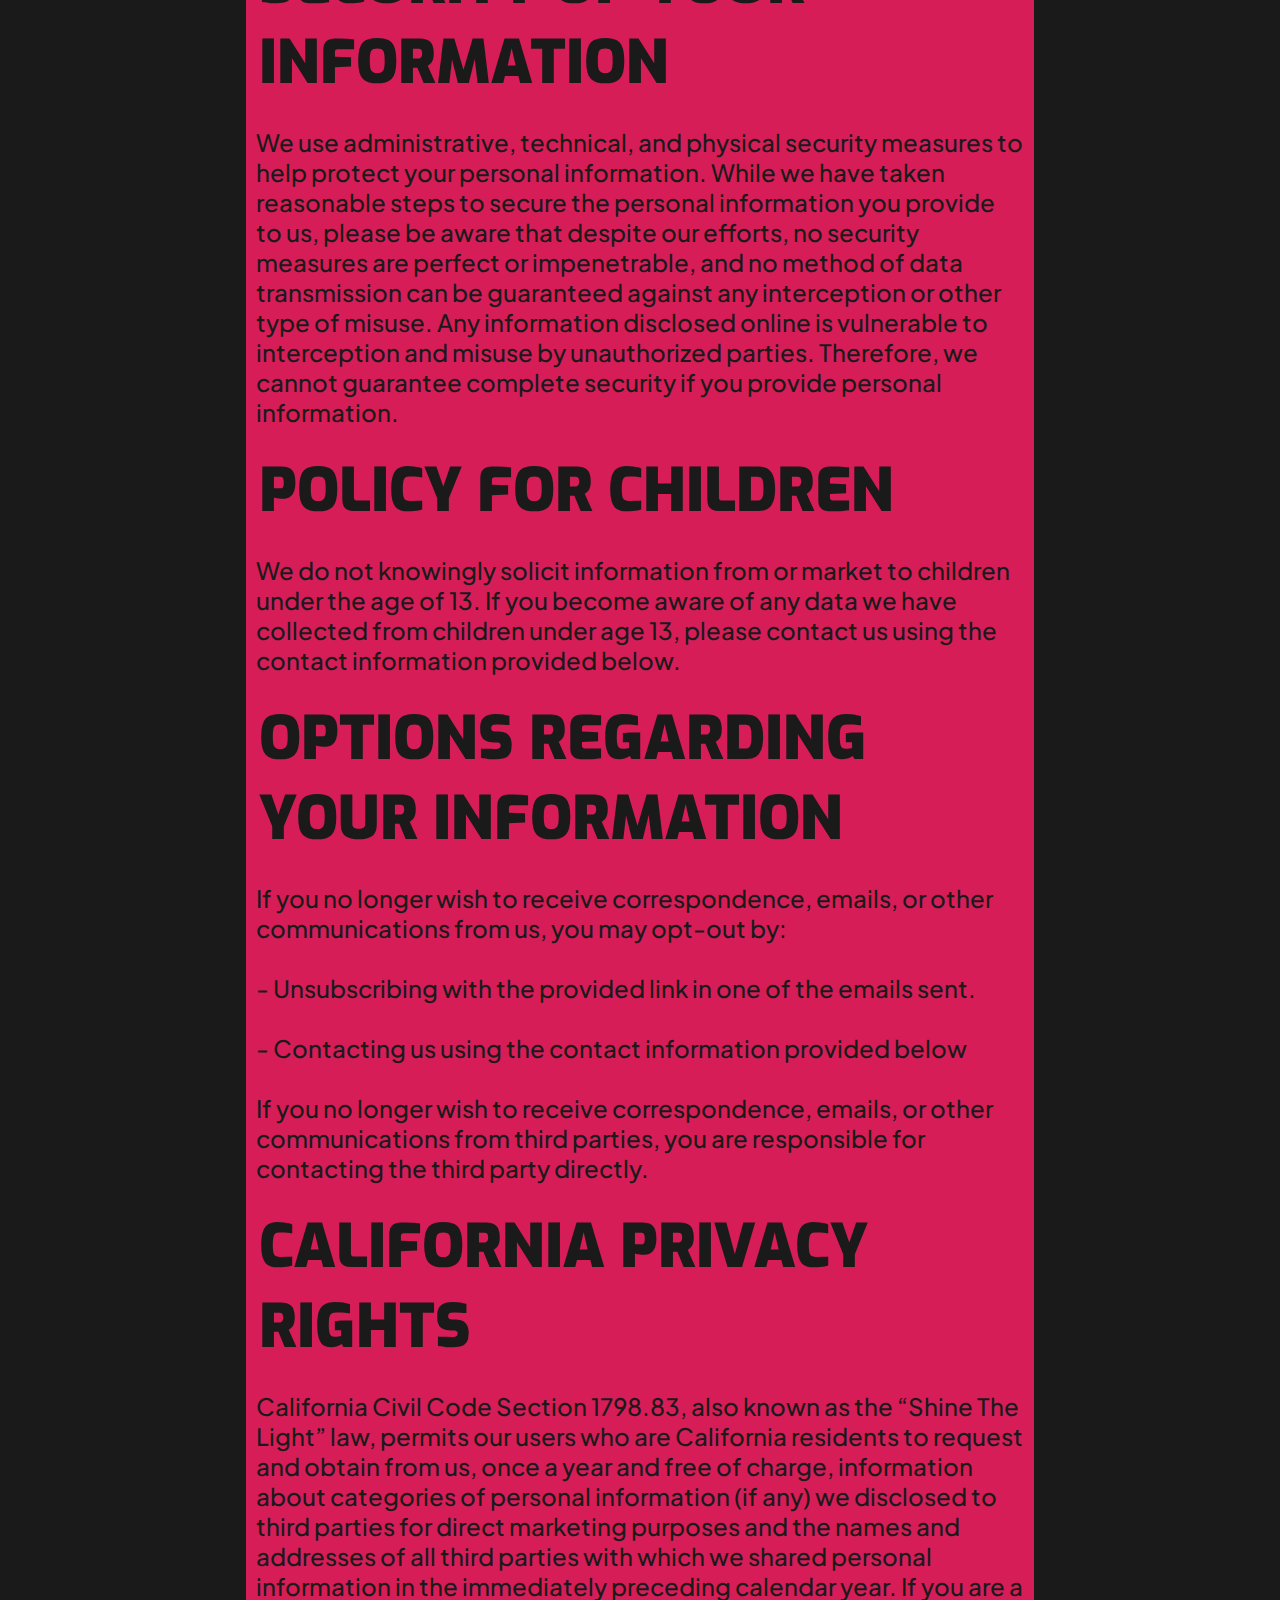
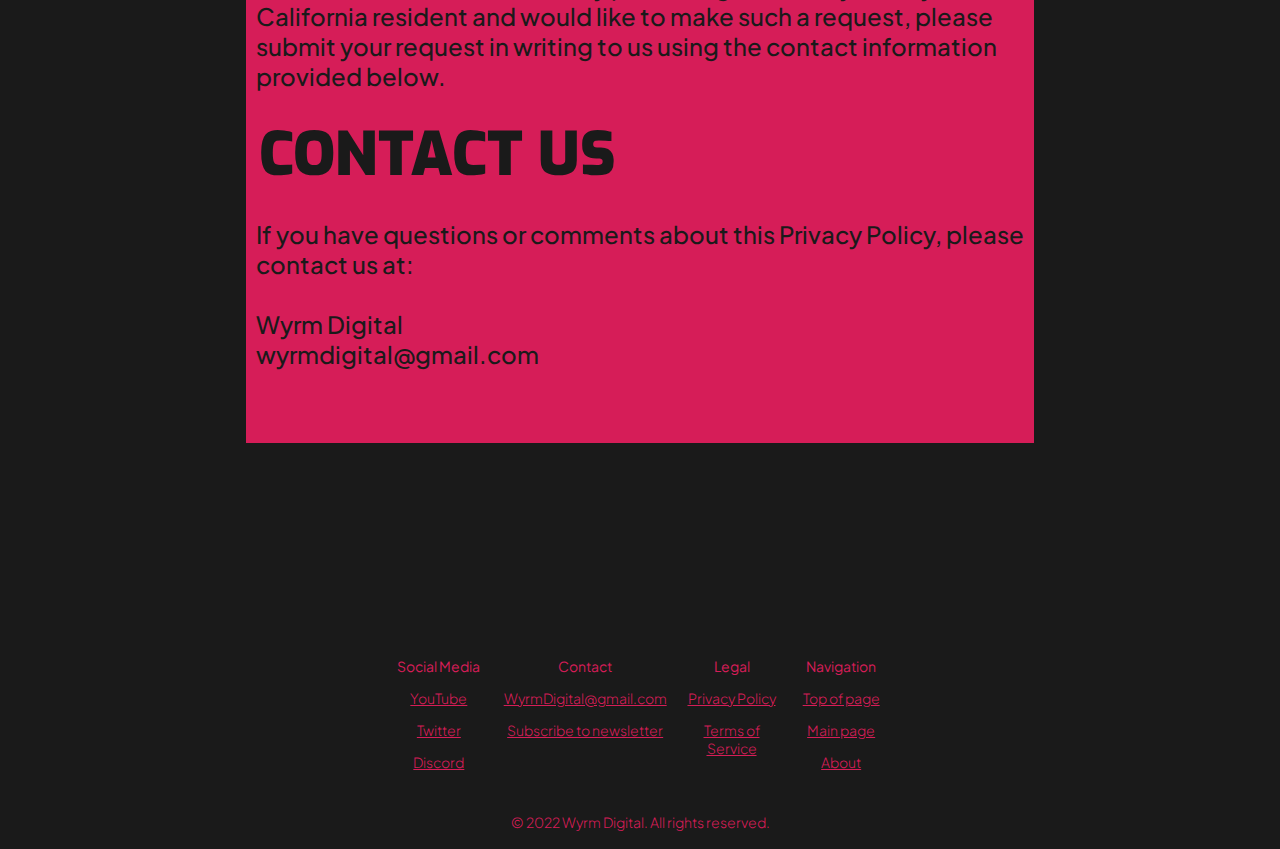
<file: pages/legal/privacy.html>
<!DOCTYPE html>
<html lang="en">
	<head>
		<meta charset="utf-8">
		<meta name="viewport" content="width=device-width, initial-scale=1">
		<meta name="description" content="Wyrm Digital is an indie game studio founded in 2022 to create awesome games.">
        <meta name="keywords" content="games, video games, indie games, game studio, game publisher">
		<meta name="author" content="Wyrm Digital">
		<title>Wyrm Digital</title>
		<link href="../../assets/theme.css" rel="stylesheet">
	</head>

    <body>
        <!-- Header -->
        <div class="strip" id="header">
            <div class="center pad-t100">
                <a href="../../index.html"><img src="../../assets/images/wyrmdigital_logo_transparent_rectangle.png" class="logo"></a>
            </div>
        </div>

        <div class="pad-v50"></div>
        
        <!-- Social Media -->
        <div class="strip"> 
                <div class="pad-10 pad-v50 bgcolor-ac focus color-ws">
                    <h1>PRIVACY POLICY</h1>
                    <p>Last updated 11/21/2022</p>
                    <hr style="background-color: #1A1A1A; border: none; height: 10px;">

                    <h2>INTRODUCTION</h2>
                    <p class="p2">
                        Wyrm Digital (“we” or “us” or “our”) respects the privacy of our users (“user” or “you”). This Privacy Policy explains how we collect, use, disclose, and safeguard your information when you visit our website located at wyrmdigital.com, including any other media form, media channel, mobile website, related or connected thereto (collectively, the “Site”). Please read this privacy policy carefully. If you do not agree with the terms of this privacy policy, please do not access the site.
                        <br><br>
                        We reserve the right to make changes to this Privacy Policy at any time and for any reason. We will alert you about any changes by updating the “Last Updated” date of this Privacy Policy. Any changes or modifications will be effective immediately upon posting the updated Privacy Policy on the Site, and you waive the right to receive specific notice of each such change or modification.
                        <br><br>
                        You are encouraged to periodically review this Privacy Policy to stay informed of updates. You will be deemed to have been made aware of, will be subject to, and will be deemed to have accepted the changes in any revised Privacy Policy by your continued use of the Site after the date such revised Privacy Policy is posted.
                    </p>

                    <h2>COLLECTION OF YOUR INFORMATION</h2>
                    <p class="p2">
                        We may collect information about you in a variety of ways. The information we may collect on the Site includes:
                        <br><br>
                        <b>Personal Data</b><br>
                        Personally identifiable information, such as your email address that you voluntarily give to us when you register with the Site such as subscription to newsletters and promotional emails.
                        <br><br>
                        <b>Derivative Data </b><br>
                        Information we automatically collect when you subscribe to newsletters and promotional emails, such as your IP address, geographic location, and time of subscription.
                        <br><br>
                        <b>Data From Contests, Giveaways, and Surveys </b><br>
                        Personal and other information you may provide when entering contests or giveaways and/or responding to surveys.
                    </p>
                    
                    <h2>USE OF YOUR INFORMATION</h2>
                    <p class="p2">
                        Having accurate information about you permits us to provide you with a smooth, efficient, and customized experience. Specifically, we may use information collected about you via the Site to: 
                        <br><br>
                        - Administer sweepstakes, promotions, and contests. 
                        <br><br>
                        - Compile anonymous statistical data and analysis for use internally or with third parties.
                        <br><br>
                        - Deliver targeted advertising, coupons, newsletters, and other information regarding promotions and the Site to you. 
                        <br><br>
                        - Notify you of updates to the Site.
                        <br><br>
                        - Offer new products, services, and/or recommendations to you.
                        <br><br>
                        - Perform other business activities as needed.
                        <br><br>
                        - Send you a newsletter.
                    </p>

                    <h2>DISCLOSURE OF YOUR INFORMATION</h2>
                    <p class="p2">
                        We may share information we have collected about you in certain situations. Your information may be disclosed as follows:  
                        <br><br>
                        <b>By Law or to Protect Rights</b><br>
                        If we believe the release of information about you is necessary to respond to legal process, to investigate or remedy potential violations of our policies, or to protect the rights, property, and safety of others, we may share your information as permitted or required by any applicable law, rule, or regulation. This includes exchanging information with other entities for fraud protection and credit risk reduction.
                        <br><br>
                        <b>Third-Party Service Providers </b><br>
                        We may share your information with third parties that perform services for us or on our behalf, including payment processing, data analysis, email delivery, hosting services, customer service, and marketing assistance. 
                        <br><br>
                        <b>Other Third Parties</b><br>
                        We may share your information with advertisers and investors for the purpose of conducting general business analysis. We may also share your information with such third parties for marketing purposes, as permitted by law. 
                        <br><br>
                        <b>Sale or Bankruptcy</b><br>
                        If we reorganize or sell all or a portion of our assets, undergo a merger, or are acquired by another entity, we may transfer your information to the successor entity. If we go out of business or enter bankruptcy, your information would be an asset transferred or acquired by a third party. You acknowledge that such transfers may occur and that the transferee may decline honor commitments we made in this Privacy Policy.
                        <br><br>
                        We are not responsible for the actions of third parties with whom you share personal or sensitive data, and we have no authority to manage or control third-party solicitations. If you no longer wish to receive correspondence, emails or other communications from third parties, you are responsible for contacting the third party directly.
                    </p>

                    <h2>THIRD-PARTY WEBSITES</h2>
                    <p class="p2">
                        The Site may contain links to third-party websites and applications of interest, including advertisements and external services, that are not affiliated with us. Once you have used these links to leave the Site, any information you provide to these third parties is not covered by this Privacy Policy, and we cannot guarantee the safety and privacy of your information. Before visiting and providing any information to any third-party websites, you should inform yourself of the privacy policies and practices (if any) of the third party responsible for that website, and should take those steps necessary to, in your discretion, protect the privacy of your information. We are not responsible for the content or privacy and security practices and policies of any third parties, including other sites, services or applications that may be linked to or from the Site.
                    </p>

                    <h2>SECURITY OF YOUR INFORMATION</h2>
                    <p class="p2">
                        We use administrative, technical, and physical security measures to help protect your personal information. While we have taken reasonable steps to secure the personal information you provide to us, please be aware that despite our efforts, no security measures are perfect or impenetrable, and no method of data transmission can be guaranteed against any interception or other type of misuse. Any information disclosed online is vulnerable to interception and misuse by unauthorized parties. Therefore, we cannot guarantee complete security if you provide personal information.
                    </p>

                    <h2>POLICY FOR CHILDREN</h2>
                    <p class="p2">
                        We do not knowingly solicit information from or market to children under the age of 13. If you become aware of any data we have collected from children under age 13, please contact us using the contact information provided below. 
                    </p>

                    <h2>OPTIONS REGARDING YOUR INFORMATION</h2>
                    <p class="p2">
                        If you no longer wish to receive correspondence, emails, or other communications from us, you may opt-out by:
                        <br><br>
                        - Unsubscribing with the provided link in one of the emails sent.
                        <br><br>
                        - Contacting us using the contact information provided below
                        <br><br>
                        If you no longer wish to receive correspondence, emails, or other communications from third parties, you are responsible for contacting the third party directly. 
                    </p>

                    <h2>CALIFORNIA PRIVACY RIGHTS</h2>
                    <p class="p2">
                        California Civil Code Section 1798.83, also known as the “Shine The Light” law, permits our users who are California residents to request and obtain from us, once a year and free of charge, information about categories of personal information (if any) we disclosed to third parties for direct marketing purposes and the names and addresses of all third parties with which we shared personal information in the immediately preceding calendar year. If you are a California resident and would like to make such a request, please submit your request in writing to us using the contact information provided below.
                    </p>

                    <h2>CONTACT US</h2>
                    <p class="p2">
                        If you have questions or comments about this Privacy Policy, please contact us at:
                        <br><br>
                        Wyrm Digital
                        <br>
                        wyrmdigital@gmail.com    
                    </p>        
                </div>   
        </div>

        <div class="pad-v100"></div>

    <!-- Footer -->
    <footer class="strip">
        <div class="row focus-more">
            <div class="column">
                <div class="center color-ac">
                    <p class="p3"><b>Social Media</b></p>
                    <p class="p3"><a href="https://www.youtube.com/@wyrmdigital" target="_blank" rel="noopener noreferrer" class="button color-ac">YouTube</a></p>
                    <p class="p3"><a href="https://twitter.com/WyrmDigital" target="_blank" rel="noopener noreferrer" class="button  color-ac">Twitter</a></p>
                    <p class="p3"><a href="https://discord.gg/Nsj2HtT28r" target="_blank" rel="noopener noreferrer" class="button  color-ac">Discord</a></p>
                </div>
            </div>
            <div class="column">
                <div class="center color-ac">
                    <p class="p3"><b>Contact</b></p>
                    <p class="p3"><a href="mailto:wyrmdigital@gmail.com" target="_blank" rel="noopener noreferrer" class="button color-ac">WyrmDigital@gmail.com</a></p>
                    <p class="p3"><a href="https://dashboard.mailerlite.com/forms/229786/72323494320277379/share" target="_blank" rel="noopener noreferrer" class="button color-ac">Subscribe to newsletter</a></p>
                </div>
            </div>
            <div class="column">
                <div class="center color-ac">
                    <p class="p3"><b>Legal</b></p>
                    <p class="p3"><a href="" class="button color-ac">Privacy Policy</a></p>
                    <p class="p3"><a href="" class="button color-ac">Terms of Service</a></p>
                </div>
            </div>
            <div class="column">
                <div class="center color-ac">
                    <p class="p3"><b>Navigation</b></p>
                    <p class="p3"><a href="#header" class="button color-ac">Top of page</a></p>
                    <p class="p3"><a href="../../index.html" class="button color-ac">Main page</a></p>
                    <p class="p3"><a href="" class="button color-ac">About</a></p>
                </div>
            </div>
        </div>

        <br>
        <p class="p3 pad-t10 center color-ac">© 2022 Wyrm Digital. All rights reserved.</p>
        <br>
    </footer>
</html>
</file>
<file: assets/css/shrink.css>
:root{--deepsea:#1a212b;--pastel:#d6d2c2;--platinum:#ece9df;--quick:.25s;--padding:5vw}.icon-wyrm{width:71px;height:32px;background-image:url(../images/icon_wyrm.png);background-size:142px 32px;background-position:0 0;background-repeat:no-repeat;transition:transform var(--quick)}.icon-wyrm:hover,.icon-wyrm:active{background-position:-71px 0;transform:rotate(3deg)}.icon-discord,.icon-twitter,.icon-youtube{width:32px;height:32px;background-image:url(../images/icon_media.png);background-size:192px 32px;background-repeat:no-repeat;transition:transform var(--quick)}.icon-discord{background-position:0 0}.icon-twitter{background-position:-64px 0}.icon-youtube{background-position:-128px 0}.icon-discord:hover,.icon-twitter:hover,.icon-youtube:hover{transform:rotate(10deg)}.icon-discord:hover,.icon-discord:active{background-position:-32px 0}.icon-twitter:hover,.icon-twitter:active{background-position:-96px 0}.icon-youtube:hover,.icon-youtube:active{background-position:-160px 0}@import url('https://fonts.googleapis.com/css2?family=Oxygen:wght@300;400;700&family=Plus+Jakarta+Sans:wght@800&display=swap');h1,h2,h3,h4,p,a{margin:0;color:var(--platinum);transition:all var(--quick)}h1{font-family:"Plus Jakarta Sans",sans-serif;font-size:2em;font-weight:800;margin-bottom:1.2em}h2{font-family:"Plus Jakarta Sans",sans-serif;font-size:1.5em;font-weight:800;margin-bottom:.9em}h3{font-family:"Plus Jakarta Sans",sans-serif;font-size:1.25em;font-weight:800;margin-bottom:.6em}h4{font-family:"Plus Jakarta Sans",sans-serif;font-size:1em;font-weight:800;margin-bottom:.3em}p{font-family:"Oxygen",sans-serif;font-size:1em;font-weight:400;color:var(--pastel);margin-bottom:.3em;word-break:keep-all;white-space:normal}a{text-decoration:none}a.p-link{font-family:"Oxygen",sans-serif;font-size:1em;font-weight:400;color:gray;margin-bottom:.3em;word-break:keep-all;white-space:normal}a.footer-link{font-family:"Oxygen",sans-serif;font-size:1em;font-weight:700;color:gray;margin-bottom:.3em;word-break:keep-all;white-space:normal}a.footer-link:hover,a.footer-link:active,a.p-link:hover,a.p-link:active{color:white}.fineprint{font-family:"Oxygen",sans-serif;font-size:.75em;font-weight:300;color:gray;margin-bottom:.3em;word-break:keep-all;white-space:normal}body,footer{background-color:var(--deepsea)}hr{background-color:var(--platinum);border-color:var(--platinum);flex:1}.bg-deepsea{background-color:var(--deepsea);background:var(--deepsea)}.color-platinum{color:var(--platinum)}.hero-image{background:linear-gradient(70deg,#e046ff,#0032ca);background-repeat:no-repeat;background-size:cover;background-position:90% 25%;width:100%;min-height:calc(75vh+var(--padding)+var(--padding))}.divider-image-round,.divider-image{background-image:url('../images/divider.png');background-repeat:no-repeat;background-size:cover;width:64px;height:32px;margin-left:-5px;margin-right:-5px;margin-bottom:-5px}.divider-image-round{background-image:url('../images/divider_round.png')}.divider-line{background:var(--deepsea);height:32px;flex:1;border-top:2px solid var(--platinum);margin-bottom:-5px}.triangle-image{background-image:url('../images/triangle.png');background-repeat:no-repeat;background-size:cover;width:32px;height:32px}.round-image{background-image:url('../images/round.png');background-repeat:no-repeat;background-size:cover;width:32px;height:32px}header{position:fixed}body,footer{margin:0}.block{margin:0;padding-top:var(--padding);padding-bottom:var(--padding);width:100%;display:block}.rowbox,.rowbox-reverse{width:100%;gap:var(--padding);display:flex;flex-direction:column;align-content:flex-start}.rowbox-reverse{flex-direction:column-reverse}.colbox,.colbox-reverse{gap:var(--padding);display:flex;flex-direction:row;align-content:flex-start}.colbox-reverse{flex-direction:row-reverse}.stretch{align-content:stretch}.even{align-content:center}.focus{margin:0;margin-left:var(--padding);margin-right:var(--padding)}.no-padding{padding:0}.no-margin{margin:0}.no-gap{gap:0}.margin-auto{margin:auto}.margin-25{margin:25px}.margin-top-25{margin-top:25px}.glue-bottom{margin-bottom:-2px}.center{text-align:center;align-self:center}.grid{display:grid;grid-template-columns:auto auto auto;gap:2vh}


.hero-gradient{
    background:linear-gradient(70deg,#e046ff,#0032ca);
    width:100%;
    min-height: calc(50vh + var(--padding) + var(--padding));
}
</file>
<file: assets/css/wyrm.css>
:root{
    --deepsea: #1A212B;
    --pastel: #d6d2c2;
    --platinum: #ECE9DF;
    --quick: 0.25s;
    --padding: 5vw;
}

/* header{
    background: linear-gradient(#000000 -300%, rgba(255, 255, 255, 0));
} */

body, footer{
    background-color: var(--deepsea);
}

hr{
    background-color: var(--platinum);
    border-color: var(--platinum);
    flex: 1;
}

/* COLOR */
.bg-deepsea{
    background-color: var(--deepsea);
    background: var(--deepsea);
}

.color-platinum{
    color: var(--platinum);
}


/* IMAGE */
.hero-gradient{
    background: linear-gradient(70deg, rgb(224, 70, 255),rgb(0, 50, 202));
    width: 100%;
    min-height: calc(50vh + var(--padding) + var(--padding));
}

.hero-image{
    /*background-image: url('../images/ourariver.jpg');*/
    background: linear-gradient(70deg, rgb(224, 70, 255),rgb(0, 50, 202));
    background-repeat: no-repeat;
    background-size: cover;
    background-position: 90% 25%;
    width: 100%;
    min-height: calc(75vh + var(--padding) + var(--padding));
}

.divider-image-round,
.divider-image{
    background-image: url('../images/divider.png');
    background-repeat: no-repeat;
    background-size: cover;
    width: 64px;
    height: 32px;

    margin-left: -5px;
    margin-right: -5px;
    margin-bottom: -5px;
}

.divider-image-round{
    background-image: url('../images/divider_round.png');
}

.divider-line{
    background: var(--deepsea);
    height: 32px; flex: 1;

    border-top: 2px solid var(--platinum);
    margin-bottom: -5px;
}

.triangle-image{
    background-image: url('../images/triangle.png');
    background-repeat: no-repeat;
    background-size: cover;
    width: 32px;
    height: 32px;
}

.round-image{
    background-image: url('../images/round.png');
    background-repeat: no-repeat;
    background-size: cover;
    width: 32px;
    height: 32px;
}
</file>
<file: assets/css/icon.css>
.icon-wyrm{
    width: 71px;
    height: 32px; 

    background-image: url(../images/icon_wyrm.png);
    background-size: 142px 32px;
    background-position: 0 0;
    background-repeat: no-repeat; 
    
    transition: transform var(--quick);
}

.icon-wyrm:hover, .icon-wyrm:active {
    background-position: -71px 0;
    transform: rotate(3deg);
}

.icon-discord, .icon-twitter, .icon-youtube {
    width: 32px;
    height: 32px; 

    background-image: url(../images/icon_media.png);
    background-size: 192px 32px;
    background-repeat: no-repeat; 

    transition: transform var(--quick);
}

.icon-discord{
    background-position: 0 0;
}

.icon-twitter{
    background-position: -64px 0;
}

.icon-youtube{
    background-position: -128px 0;
}

.icon-discord:hover, .icon-twitter:hover, .icon-youtube:hover{
    transform: rotate(10deg);
}

.icon-discord:hover, .icon-discord:active{
    background-position: -32px 0;
}

.icon-twitter:hover, .icon-twitter:active{
    background-position: -96px 0;
}

.icon-youtube:hover, .icon-youtube:active{
    background-position: -160px 0;
}
</file>
<file: assets/css/text.css>
@import url('https://fonts.googleapis.com/css2?family=Oxygen:wght@300;400;700&family=Plus+Jakarta+Sans:wght@800&display=swap');

h1, h2, h3, h4, p, a{
    margin: 0;
    color: var(--platinum);
    transition: all var(--quick);
}

h1{
    font-family: "Plus Jakarta Sans", sans-serif;
    font-size: 2em;
    font-weight: 800;

    margin-bottom: 1.2em;
}

h2{
    font-family: "Plus Jakarta Sans", sans-serif;
    font-size: 1.5em;
    font-weight: 800;

    margin-bottom: 0.9em;
}

h3{
    font-family: "Plus Jakarta Sans", sans-serif;
    font-size: 1.25em;
    font-weight: 800;

    margin-bottom: 0.6em;
}

h4{
    font-family: "Plus Jakarta Sans", sans-serif;
    font-size: 1em;
    font-weight: 800;

    margin-bottom: 0.3em;
}

p{
    font-family: "Oxygen", sans-serif;
    font-size: 1em;
    font-weight: 400;

    color: var(--pastel);

    margin-bottom: 0.3em;
    word-break:keep-all;
    white-space: normal;
}

a{
    text-decoration: none;
}

a.p-link{
    font-family: "Oxygen", sans-serif;
    font-size: 1em;
    font-weight: 400;

    color: gray;

    margin-bottom: 0.3em;
    word-break:keep-all;
    white-space: normal;
}

a.footer-link{
    font-family: "Oxygen", sans-serif;
    font-size: 1em;
    font-weight: 700;

    color: gray;

    margin-bottom: 0.3em;
    word-break:keep-all;
    white-space: normal;
}

a.footer-link:hover, a.footer-link:active, a.p-link:hover, a.p-link:active{
    color: white;
}

.fineprint{
    font-family: "Oxygen", sans-serif;
    font-size: 0.75em;
    font-weight: 300;

    color: gray;

    margin-bottom: 0.3em;
    word-break:keep-all;
    white-space: normal;
}
</file>
<file: assets/css/layout.css>
header{
    position: fixed;
}

body, footer{
    margin: 0px;
}

.block{
    margin: 0;
    padding-top: var(--padding);
    padding-bottom: var(--padding);
    width: 100%;

    display: block;
}

.rowbox, .rowbox-reverse{
    width: 100%;
    gap: var(--padding);
    display: flex;
    flex-direction: column;
    align-content: flex-start;
}

.rowbox-reverse{
    flex-direction: column-reverse;
}

.colbox, .colbox-reverse{
    gap: var(--padding);
    display: flex;
    flex-direction: row;
    align-content: flex-start;
}

.colbox-reverse{
    flex-direction: row-reverse;
}

.stretch{
    align-content: stretch;
}

.even{
    align-content:center;
}

.focus{
    /*max-width: calc(100vw - (var(--padding) * 2));*/
    margin: 0;
    margin-left: var(--padding);
    margin-right: var(--padding);
}

.no-padding{
    padding: 0;
}

.no-margin{
    margin: 0;
}

.no-gap{
    gap: 0;
}

.margin-auto{
    margin: auto;
}

.margin-25{
    margin: 25px;
}

.margin-top-25{
    margin-top: 25px;
}

.glue-bottom{
    margin-bottom: -2px;
}

.center{
    text-align: center;
    align-self: center;
}

.grid{
    display: grid;
    grid-template-columns: auto auto auto;
    gap: 2vh;
}
</file>
<file: assets/theme.css>
@import url('https://fonts.googleapis.com/css2?family=Exo:wght@100;400;900&display=swap');
@import url('https://fonts.googleapis.com/css2?family=Plus+Jakarta+Sans:wght@300;500;800&display=swap');

*{
    --ws-color: #1A1A1A;
    --ac-color: #d61d58;
}

body, footer {
    width: 100%;
    margin: 0px;
    background-color: var(--ws-color);
}

/*
    TEXT
*/
h1{
    font-family: "Exo", sans-serif;
    font-size: 84px;
    font-weight: 900;
    margin: 6px;
}

h2{
    font-family: "Exo", sans-serif;
    font-size: 60px;
    font-weight: 900;
    margin: 3px;
}

p{
    font-family: "Plus Jakarta Sans", sans-serif;
    font-size: 30px;
    font-weight: 500;
}

.p2{
    font-family: "Plus Jakarta Sans", sans-serif;
    font-size: 24px;
    font-weight: 500;
}

.p3{
    font-family: "Plus Jakarta Sans", sans-serif;
    font-size: 14px;
    font-weight: 300;
}

.link{
    text-decoration-line: underline;
}

/*
    IMAGE
*/
.logo{
    max-width: 128px;
}

.icon{
    max-width: 128px;
    padding-inline-end: 15px;
}

/*
    LAYOUT
*/
.strip{
    width: 100%;
    margin: 0px;
    overflow: hidden;
}

.pad-10{
    padding: 10px;
}

.pad-v100{
    padding-top: 100px;
    padding-bottom: 100px;
}

.pad-v50{
    padding-top: 50px;
    padding-bottom: 50px;
}

.pad-v10{
    padding-top: 10px;
    padding-bottom: 10px;
}

.pad-t100{
    padding-top: 100px;
}

.pad-t10{
    padding-top: 10px;
}

.focus{
    max-width: 60vw;
    margin: 0 auto;
}

.focus-more{
    max-width: 40vw;
    margin: 0 auto;
}

.center{
    margin: auto;
    text-align: center;
}

.overflow-hidden{
    overflow: hidden;
}

.row {
    display: flex;
  }
  
  .column {
    flex: 50%;
    padding-left: 10px;
    padding-right: 10px;
}

/*
    COLOR
*/
.color-ws{
    color: var(--ws-color);
}

.color-ac{
    color: var(--ac-color);
}

.color-white{
    color: white;
}

.bgcolor-ac{
    background-color: var(--ac-color);
}

/*
    INTERACTION
*/
.unselectable {
    -webkit-touch-callout: none;
    -webkit-user-select: none;
    -khtml-user-select: none;
    -moz-user-select: none;
    -ms-user-select: none;
    user-select: none;
    -webkit-user-drag: none;
}

.button:hover{
    filter: brightness(125%) saturate(300%);
    color: white;
}

@media screen and (max-width: 900px) {
    .focus{
        max-width: 90%;
        margin: 0 auto;
    }

    .focus-more{
        max-width: 90%;
        margin: 0 auto;
    }

    /*
        TEXT
    */
    h1{
        font-size: 48px;
    }

    h2{
        font-size: 36px;
    }

    p{
        font-size: 24px;
    }

    .p2{
        font-size: 16px;
    }

    .p-tiny{
        font-size: 10px;
    }

    /*
    IMAGE
    */
    .icon{
        padding-inline-end: 25px;
    }
}
</file>
